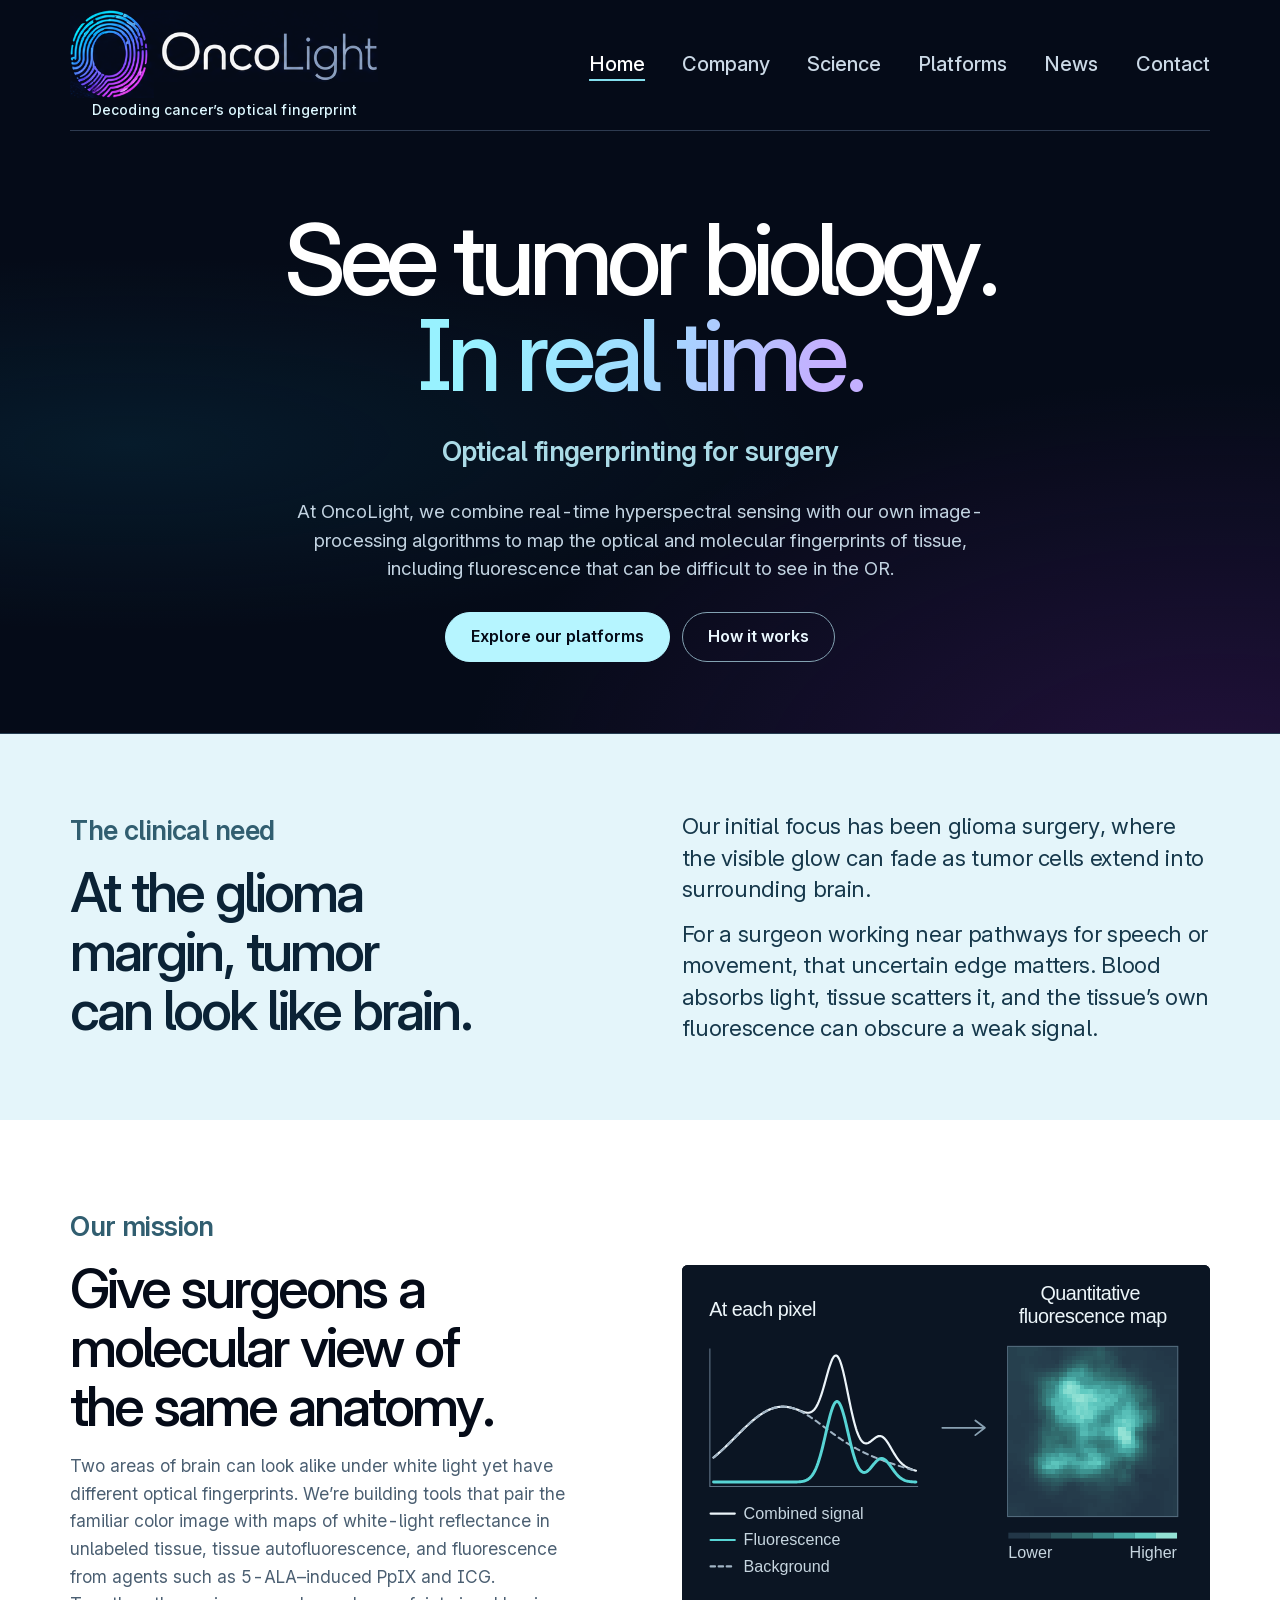
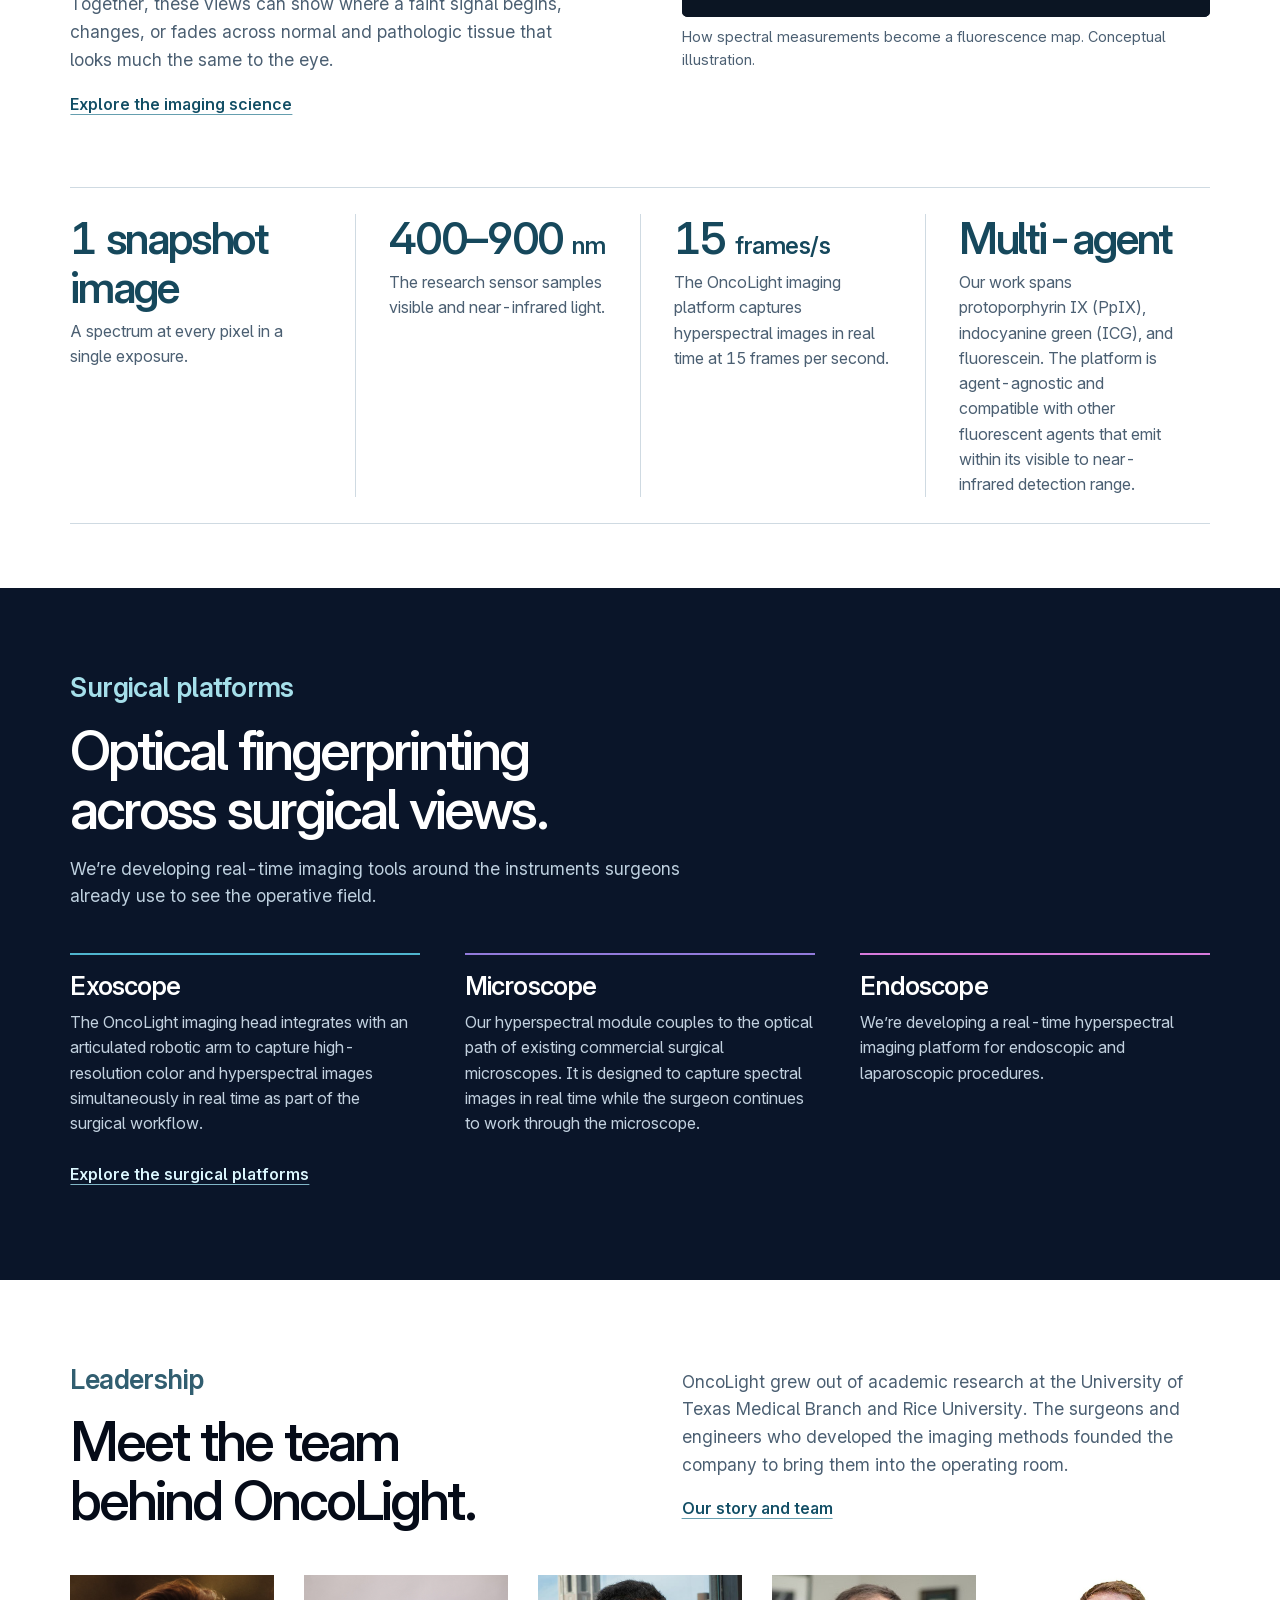
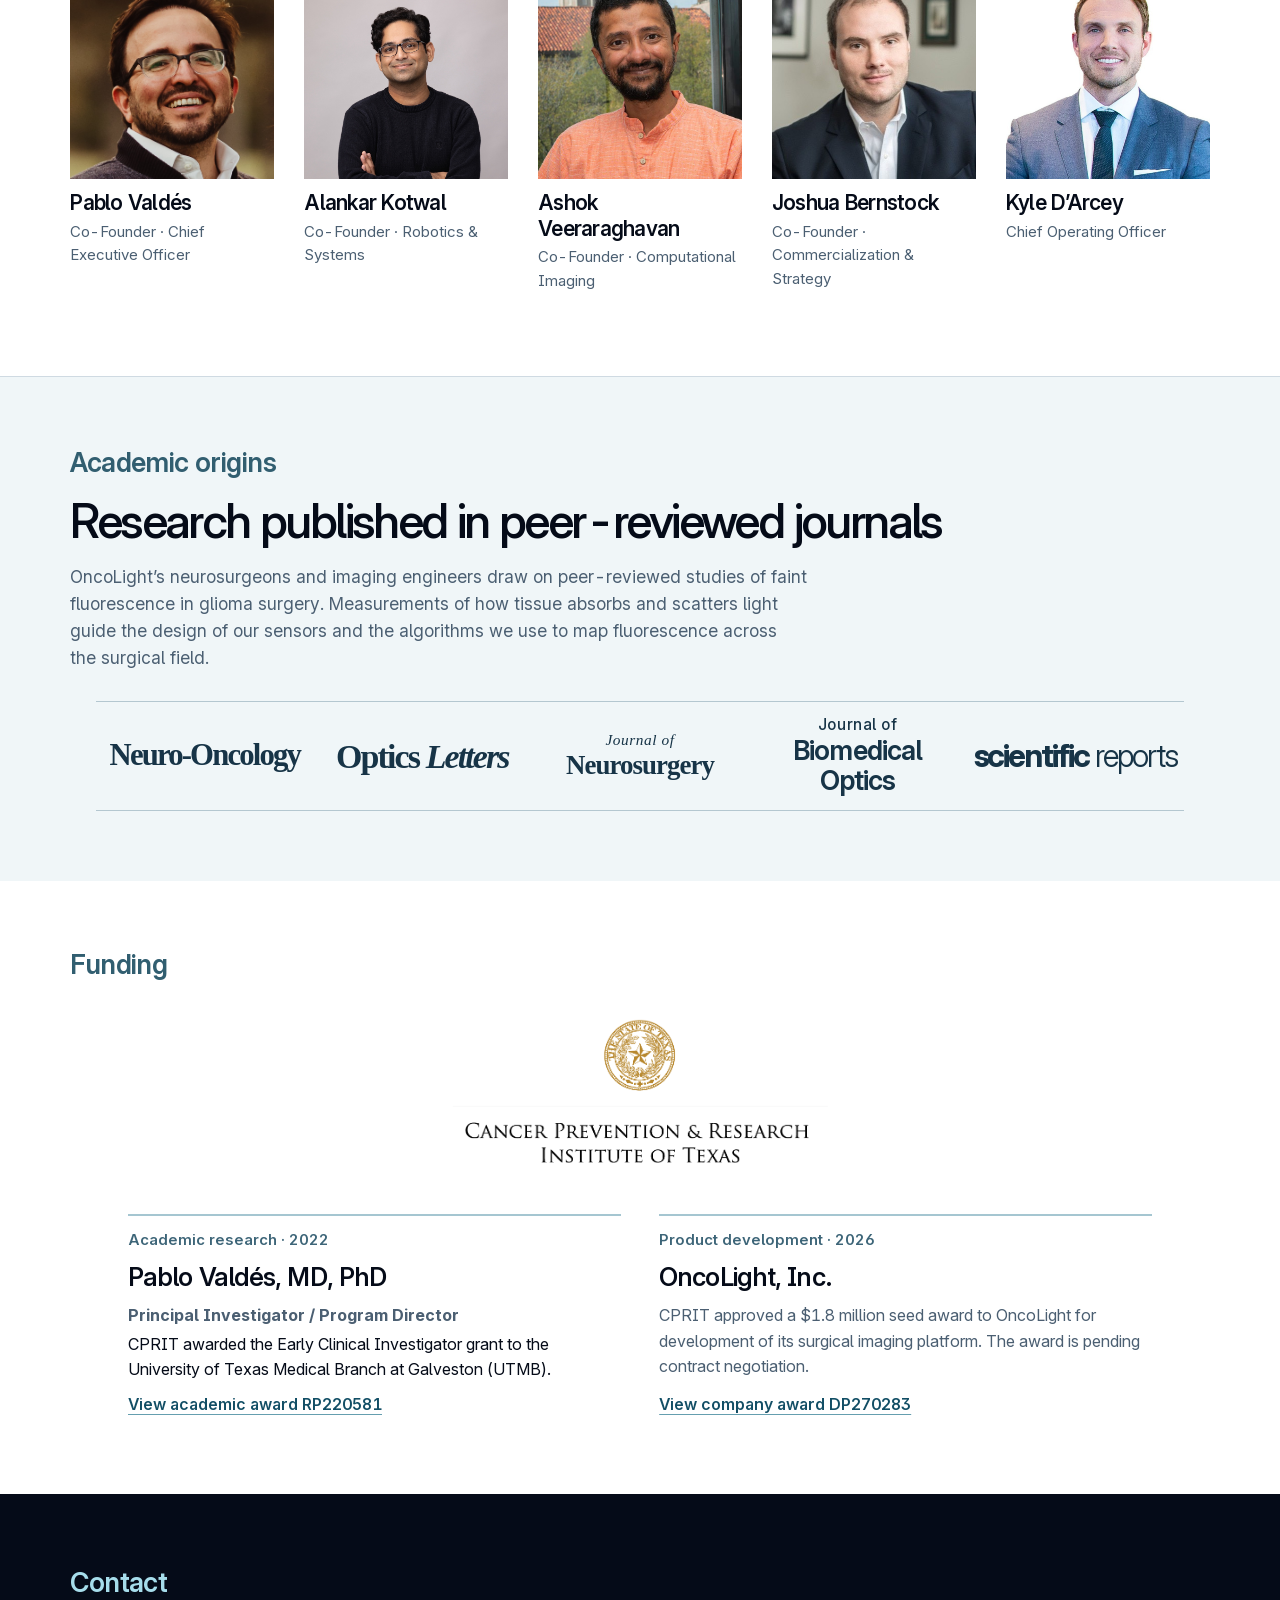
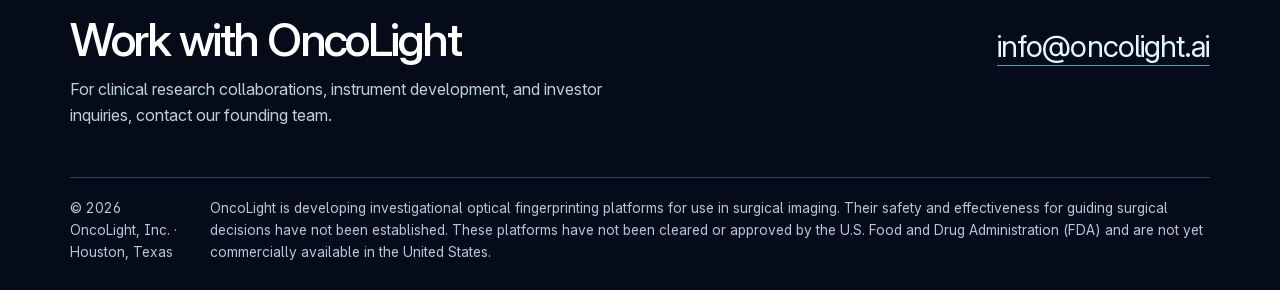
<file: index.html>
<!doctype html>
<html lang="en">
<head>
  <meta charset="utf-8">
  <meta name="viewport" content="width=device-width, initial-scale=1">
  <title>OncoLight | Optical fingerprinting for surgery</title>
  <meta name="description" content="Our optical fingerprinting platforms combine real-time hyperspectral sensing and proprietary software to map molecular and optical signals in tissue.">
  <meta name="theme-color" content="#050b18">
  <meta property="og:title" content="OncoLight | Optical fingerprinting for surgery">
  <meta property="og:description" content="Our optical fingerprinting platforms combine real-time hyperspectral sensing and proprietary software to map molecular and optical signals in tissue.">
  <meta property="og:type" content="website">
  <link rel="icon" href="brand/oncolight-mark-transparent.png">
  <link rel="preload" href="fonts/inter.woff2" as="font" type="font/woff2" crossorigin>
  <link rel="stylesheet" href="site.css">
  
</head>
<body>
<a class="skip" href="#main">Skip to content</a>
<header class="site-head">
  <div class="wrap header-inner">
    <a class="wordmark" href="./" aria-label="OncoLight home. Decoding cancer’s optical fingerprint.">
      <span class="wordmark-art"><img alt="" src="brand/oncolight-logo-dark.png" width="697" height="194"></span>
      <span class="wordmark-tagline">Decoding cancer’s optical fingerprint</span>
    </a>
    <nav id="main-nav" class="main-nav" aria-label="Main navigation">
      <a href="./" aria-current="page">Home</a>
      <a href="company/">Company</a>
      <a href="science/">Science</a>
      <a href="platforms/">Platforms</a>
      <a href="news/">News</a>
      <a href="#contact">Contact</a>
    </nav>
  </div>
</header>
<main id="main" class="home">
  <section class="home-hero" aria-labelledby="hero-title">
    <div class="wrap hero-inner">
      <h1 id="hero-title">See tumor biology.<br><span>In real time.</span></h1>
      <p class="section-label">Optical fingerprinting for surgery</p>
      <p class="hero-intro">At OncoLight, we combine real-time hyperspectral sensing with our own image-processing algorithms to map the optical and molecular fingerprints of tissue, including fluorescence that can be difficult to see in the OR.</p>
      <div class="hero-links"><a class="button primary" href="platforms/">Explore our platforms</a><a class="button secondary" href="science/">How it works</a></div>
    </div>
  </section>

  <section class="clinical" aria-labelledby="clinical-title">
    <div class="wrap clinical-grid">
      <div>
        <p class="section-label">The clinical need</p>
        <h2 id="clinical-title">At the glioma margin, tumor can look like brain.</h2>
      </div>
      <div class="clinical-copy">
        <p>Our initial focus has been glioma surgery, where the visible glow can fade as tumor cells extend into surrounding brain.</p>
        <p>For a surgeon working near pathways for speech or movement, that uncertain edge matters. Blood absorbs light, tissue scatters it, and the tissue’s own fluorescence can obscure a weak signal.</p>
      </div>
    </div>
  </section>

  <section class="mission" aria-labelledby="mission-title">
    <div class="wrap mission-top">
      <div class="mission-copy">
        <p class="section-label">Our mission</p>
        <h2 id="mission-title">Give surgeons a molecular view of the same anatomy.</h2>
        <p>Two areas of brain can look alike under white light yet have different optical fingerprints. We’re building tools that pair the familiar color image with maps of white-light reflectance in unlabeled tissue, tissue autofluorescence, and fluorescence from agents such as 5-ALA–induced PpIX and ICG. Together, these views can show where a faint signal begins, changes, or fades across normal and pathologic tissue that looks much the same to the eye.</p>
        <a class="text-link" href="science/">Explore the imaging science</a>
      </div>
      <figure class="mission-art">
        <img src="figures/signal-map.svg" width="720" height="480" alt="A measured spectrum separates into background and fluorescence. The illustrative quantitative fluorescence map shows regions of lower and higher relative signal." loading="lazy">
        <figcaption>How spectral measurements become a fluorescence map. Conceptual illustration.</figcaption>
      </figure>
    </div>
    <dl class="wrap signal-facts">
      <div><dt>1 snapshot image</dt><dd>A spectrum at every pixel in a single exposure.</dd></div>
      <div><dt>400–900 <span>nm</span></dt><dd>The research sensor samples visible and near-infrared light.</dd></div>
      <div><dt>15 <span>frames/s</span></dt><dd>The OncoLight imaging platform captures hyperspectral images in real time at 15 frames per second.</dd></div>
      <div><dt>Multi-agent</dt><dd>Our work spans protoporphyrin IX (PpIX), indocyanine green (ICG), and fluorescein. The platform is agent-agnostic and compatible with other fluorescent agents that emit within its visible to near-infrared detection range.</dd></div>
    </dl>
  </section>

  <section class="surgical" aria-labelledby="surgery-title">
    <div class="wrap">
      <div class="surgical-heading">
        <p class="section-label">Surgical platforms</p>
        <h2 id="surgery-title">Optical fingerprinting across surgical views.</h2>
        <p>We’re developing real-time imaging tools around the instruments surgeons already use to see the operative field.</p>
      </div>
      <div class="surgical-grid">
        <article><h3>Exoscope</h3><p>The OncoLight imaging head integrates with an articulated robotic arm to capture high-resolution color and hyperspectral images simultaneously in real time as part of the surgical workflow.</p></article>
        <article><h3>Microscope</h3><p>Our hyperspectral module couples to the optical path of existing commercial surgical microscopes. It is designed to capture spectral images in real time while the surgeon continues to work through the microscope.</p></article>
        <article><h3>Endoscope</h3><p>We’re developing a real-time hyperspectral imaging platform for endoscopic and laparoscopic procedures.</p></article>
      </div>
      <a class="text-link" href="platforms/">Explore the surgical platforms</a>
    </div>
  </section>

  <section class="team-preview" aria-labelledby="home-team-title">
    <div class="wrap">
      <div class="team-head">
        <div><p class="section-label">Leadership</p><h2 id="home-team-title">Meet the team behind OncoLight.</h2></div>
        <div><p>OncoLight grew out of academic research at the University of Texas Medical Branch and Rice University. The surgeons and engineers who developed the imaging methods founded the company to bring them into the operating room.</p><a class="text-link" href="company/">Our story and team</a></div>
      </div>
      <div class="home-portraits">
        <figure><img class="portrait-pablo" src="media/pablo-valdes-profile.jpg" width="911" height="1195" alt="Pablo Valdés" loading="lazy"><figcaption><strong>Pablo Valdés</strong><span>Co-Founder · Chief Executive Officer</span></figcaption></figure>
        <figure><img src="media/alankar-kotwal-profile.jpg" width="1536" height="1462" alt="Alankar Kotwal" loading="lazy"><figcaption><strong>Alankar Kotwal</strong><span>Co-Founder · Robotics &amp; Systems</span></figcaption></figure>
        <figure><img src="media/ashok-veeraraghavan.jpg" width="600" height="600" alt="Ashok Veeraraghavan" loading="lazy"><figcaption><strong>Ashok Veeraraghavan</strong><span>Co-Founder · Computational Imaging</span></figcaption></figure>
        <figure><img src="media/joshua-bernstock.jpg" width="400" height="400" alt="Joshua Bernstock" loading="lazy"><figcaption><strong>Joshua Bernstock</strong><span>Co-Founder · Commercialization &amp; Strategy</span></figcaption></figure>
        <figure><img src="media/kyle-darcey.jpg" width="800" height="800" alt="Kyle D’Arcey" loading="lazy"><figcaption><strong>Kyle D’Arcey</strong><span>Chief Operating Officer</span></figcaption></figure>
      </div>
    </div>
  </section>
  <section class="academic-strip" aria-labelledby="academic-title">
    <div class="wrap">
      <p class="section-label">Academic origins</p>
      <h2 id="academic-title">Research published in peer-reviewed journals</h2>
      <p class="academic-lede">OncoLight’s neurosurgeons and imaging engineers draw on peer-reviewed studies of faint fluorescence in glioma surgery. Measurements of how tissue absorbs and scatters light guide the design of our sensors and the algorithms we use to map fluorescence across the surgical field.</p>
      <ul class="journal-strip" aria-label="Selected peer-reviewed studies behind OncoLight’s optical fingerprinting platforms">
        <li><a href="https://pubmed.ncbi.nlm.nih.gov/42969398/" class="journal-no" aria-label="Neuro-Oncology, fluorescence and diffuse reflectance spectroscopy in glioma surgery, 2026">Neuro-Oncology</a></li>
        <li><a href="https://pubmed.ncbi.nlm.nih.gov/23903142/" class="journal-ol" aria-label="Optics Letters, wide-field quantitative fluorescence imaging, 2013">Optics <em>Letters</em></a></li>
        <li><a href="https://pubmed.ncbi.nlm.nih.gov/26140489/" class="journal-jns" aria-label="Journal of Neurosurgery, quantitative PpIX fluorescence in low-grade glioma surgery, 2015"><span>Journal of</span> Neurosurgery</a></li>
        <li><a href="https://pubmed.ncbi.nlm.nih.gov/22112112/" class="journal-jbo" aria-label="Journal of Biomedical Optics, combined fluorescence and reflectance spectroscopy, 2011"><span>Journal of</span> Biomedical Optics</a></li>
        <li><a href="https://pubmed.ncbi.nlm.nih.gov/23152935/" class="journal-sr" aria-label="Scientific Reports, quantitative spectrally resolved fluorescence imaging, 2012"><span>scientific</span> reports</a></li>
      </ul>
    </div>
  </section>
  <section class="support-strip" aria-labelledby="funding-title">
    <div class="wrap support-layout">
      <div class="support-identity">
        <h2 id="funding-title" class="section-label">Funding</h2>
        <div class="support-mark"><img src="brand/cprit.png" width="919" height="469" alt="Cancer Prevention and Research Institute of Texas (CPRIT)" loading="lazy"></div>
      </div>
      <div class="support-awards">
        <article><p class="award-label">Academic research · 2022</p><h3>Pablo Valdés, MD, PhD</h3>
          <p><strong>Principal Investigator / Program Director</strong></p>
          <p>CPRIT awarded the Early Clinical Investigator grant to the University of Texas Medical Branch at Galveston (UTMB).</p>
          <a class="text-link" href="https://cprit.texas.gov/grants-funded/grants/rp220581">View academic award RP220581</a></article>
        <article><p class="award-label">Product development · 2026</p><h3>OncoLight, Inc.</h3>
          <p>CPRIT approved a $1.8 million seed award to OncoLight for development of its surgical imaging platform. The award is pending contract negotiation.</p>
          <a class="text-link" href="https://cprit.texas.gov/grants-funded/grants/dp270283">View company award DP270283</a></article>
      </div>
    </div>
  </section>
</main>

<footer class="site-foot" id="contact">
  <div class="wrap">
    <div class="footer-contact"><div><p class="section-label">Contact</p><h2>Work with OncoLight</h2>
      <p>For clinical research collaborations, instrument development, and investor inquiries, contact our founding team.</p></div>
      <a href="mailto:info@oncolight.ai">info@oncolight.ai</a></div>
    <div class="footer-base"><p>© 2026 OncoLight, Inc. · Houston, Texas</p><p>OncoLight is developing investigational optical fingerprinting platforms for use in surgical imaging. Their safety and effectiveness for guiding surgical decisions have not been established. These platforms have not been cleared or approved by the U.S. Food and Drug Administration (FDA) and are not yet commercially available in the United States.</p></div>
  </div>
</footer>
</body>
</html>
</file>
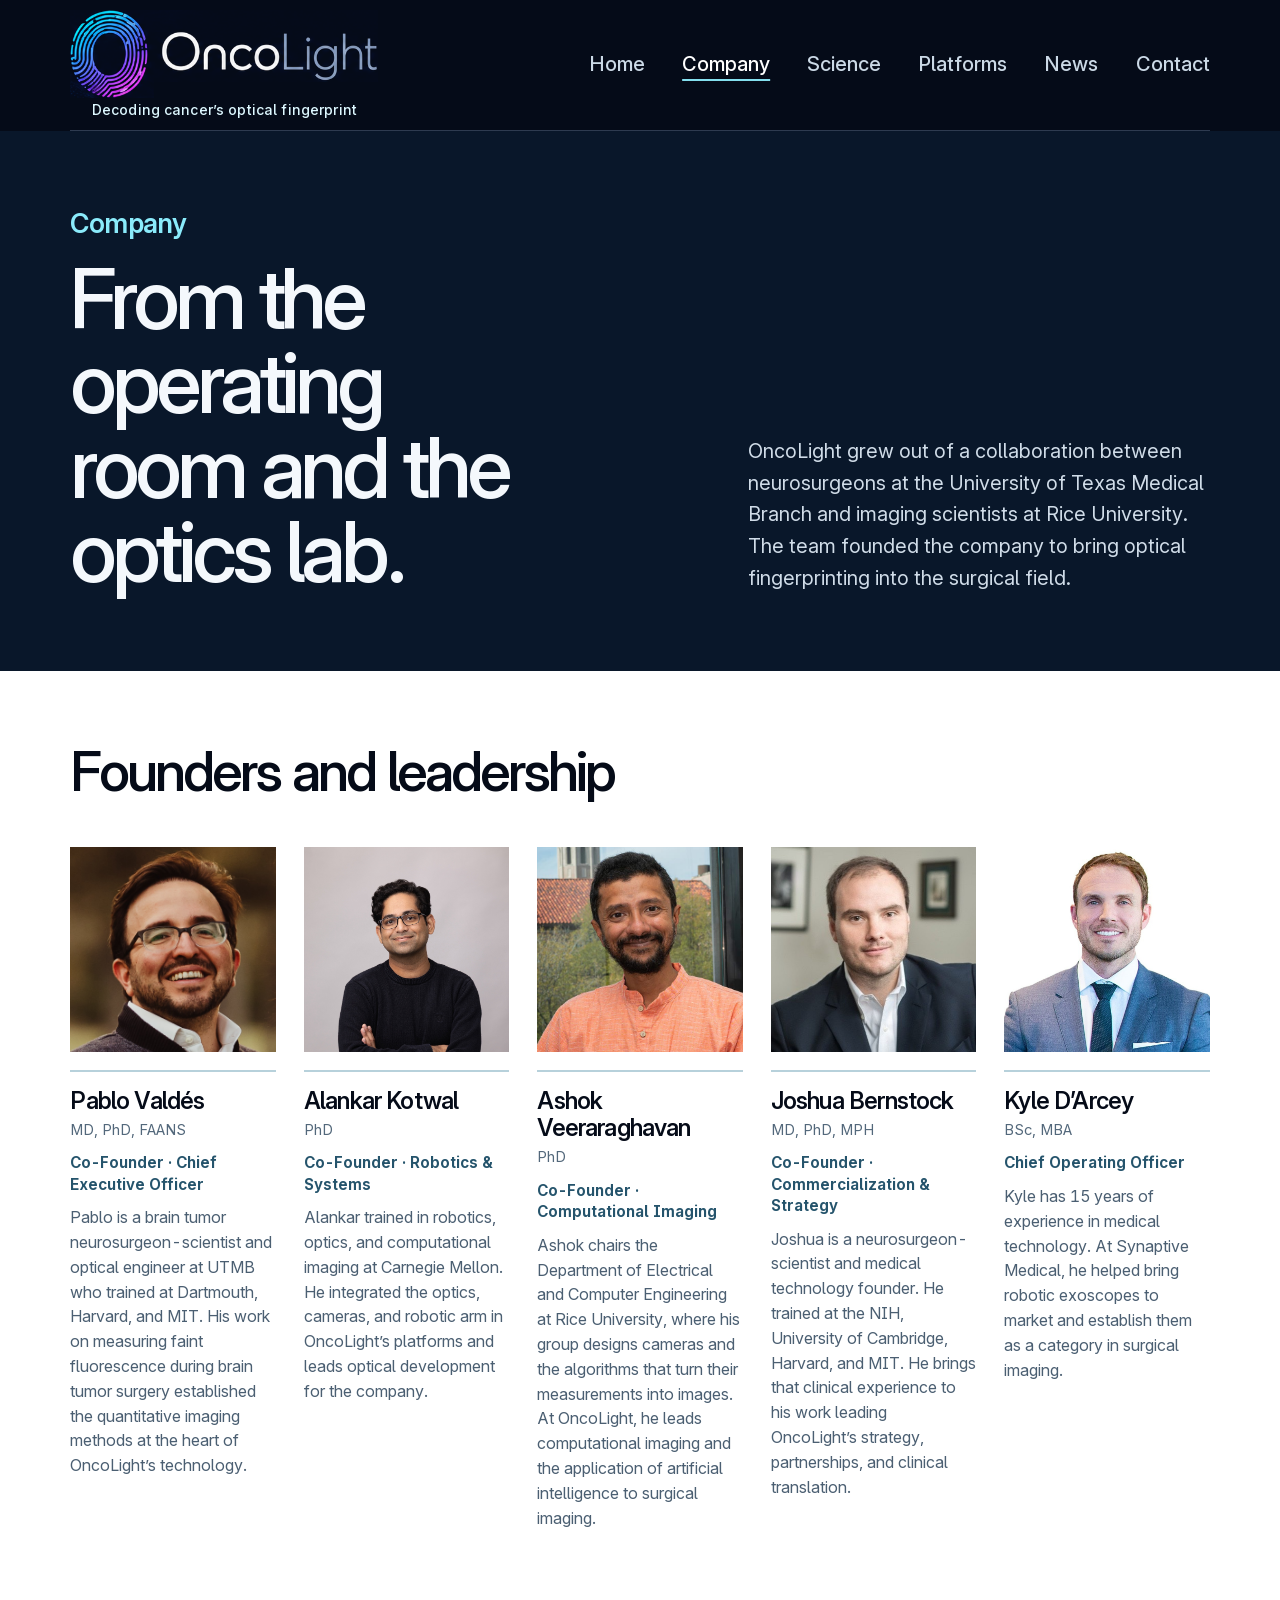
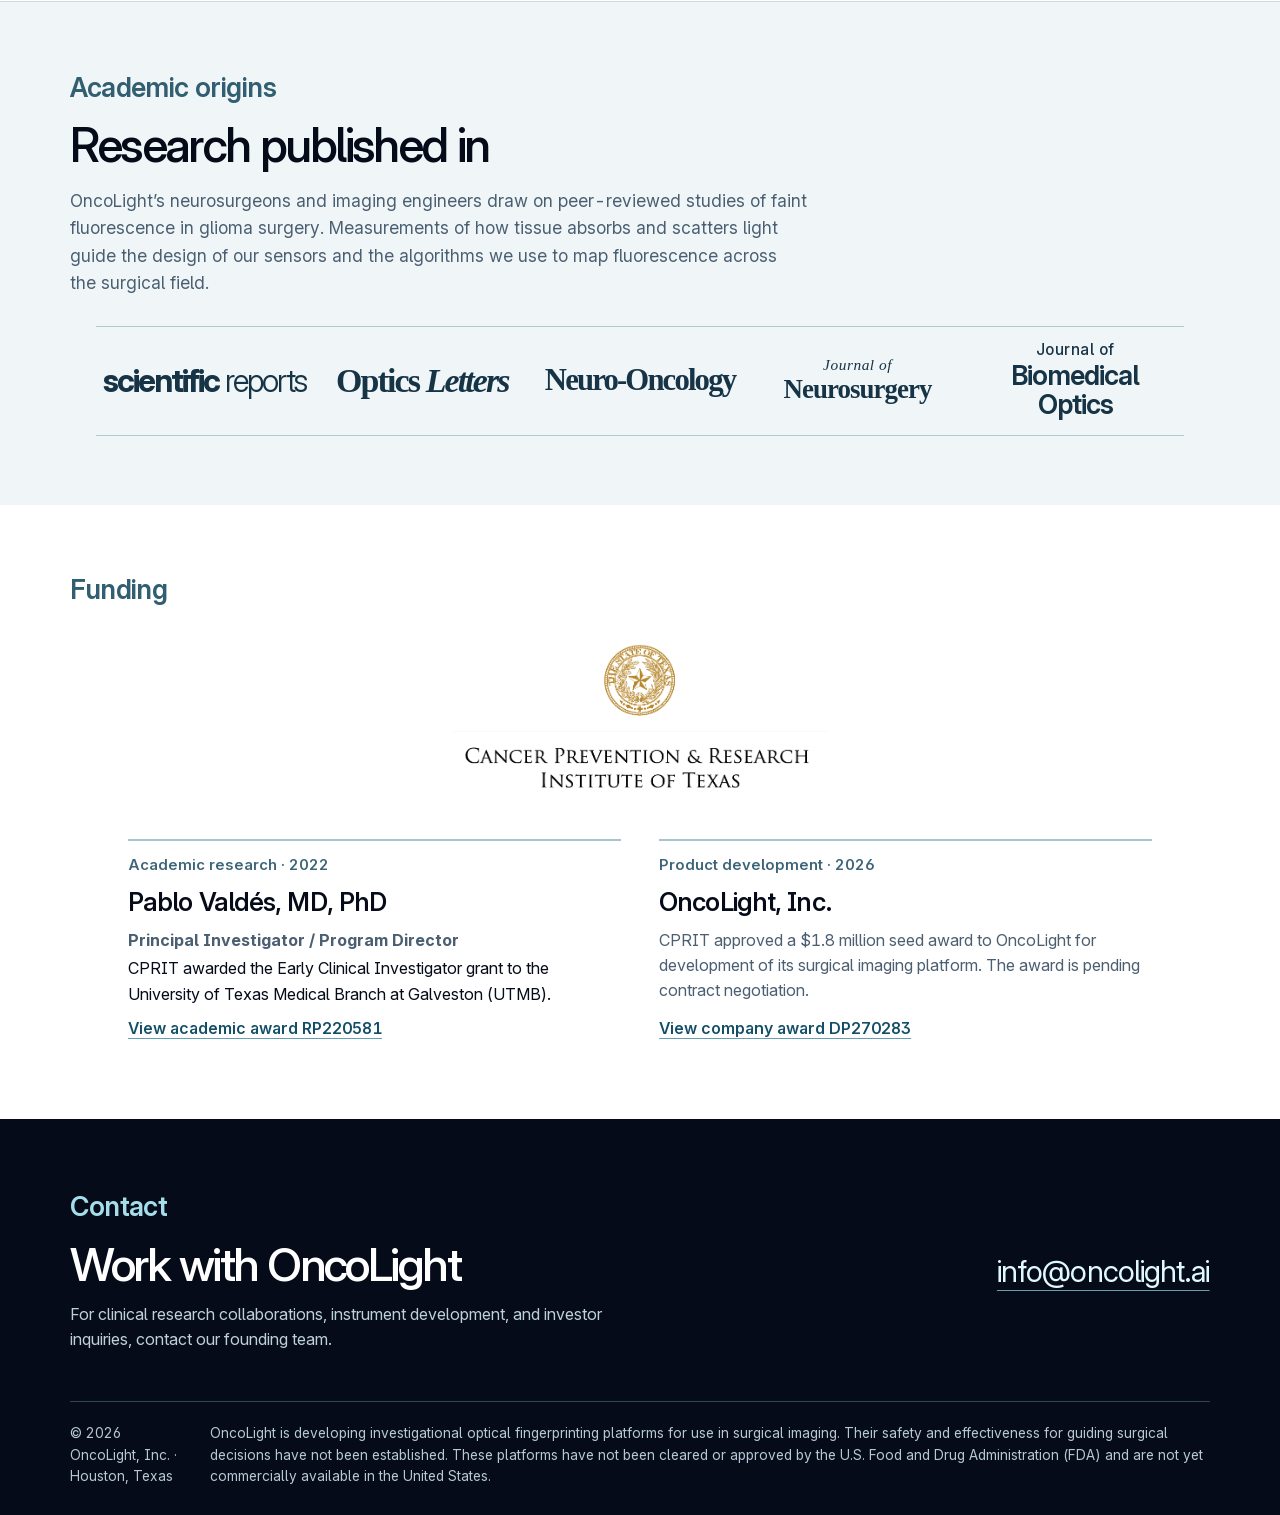
<file: company/index.html>
<!doctype html>
<html lang="en">
<head>
  <meta charset="utf-8">
  <meta name="viewport" content="width=device-width, initial-scale=1">
  <title>OncoLight | Our company and leadership</title>
  <meta name="description" content="Meet the team behind OncoLight and explore the academic research that led to the company.">
  <meta name="theme-color" content="#050b18">
  <meta property="og:title" content="OncoLight | Our company and leadership">
  <meta property="og:description" content="Meet the team behind OncoLight and explore the academic research that led to the company.">
  <meta property="og:type" content="website">
  <link rel="icon" href="../brand/oncolight-mark-transparent.png">
  <link rel="preload" href="../fonts/inter.woff2" as="font" type="font/woff2" crossorigin>
  <link rel="stylesheet" href="../site.css">
  <link rel="stylesheet" href="../company.css">
</head>
<body>
<a class="skip" href="#main">Skip to content</a>
<header class="site-head">
  <div class="wrap header-inner">
    <a class="wordmark" href="../" aria-label="OncoLight home. Decoding cancer’s optical fingerprint.">
      <span class="wordmark-art"><img alt="" src="../brand/oncolight-logo-dark.png" width="697" height="194"></span>
      <span class="wordmark-tagline">Decoding cancer’s optical fingerprint</span>
    </a>
    <nav id="main-nav" class="main-nav" aria-label="Main navigation">
      <a href="../">Home</a>
      <a href="./" aria-current="page">Company</a>
      <a href="../science/">Science</a>
      <a href="../platforms/">Platforms</a>
      <a href="../news/">News</a>
      <a href="#contact">Contact</a>
    </nav>
  </div>
</header>
<main id="main" class="company-page">
  <section class="company-lead" aria-labelledby="company-title">
    <div class="wrap company-lead-grid">
      <div>
        <p class="section-label">Company</p>
        <h1 id="company-title">From the operating room and the optics lab.</h1>
      </div>
      <p class="company-intro">OncoLight grew out of a collaboration between neurosurgeons at the University of Texas Medical Branch and imaging scientists at Rice University. The team founded the company to bring optical fingerprinting into the surgical field.</p>
    </div>
  </section>

  <section class="company-founders" id="founders" aria-labelledby="founders-title">
    <div class="wrap">
      <h2 id="founders-title">Founders and leadership</h2>
      <div class="company-portraits">
        <article class="company-person">
          <img src="../media/pablo-valdes-profile.jpg" alt="Pablo Valdés" width="911" height="1195" class="company-photo company-photo-valdes" decoding="async">
          <div class="company-identity">
            <h3>Pablo Valdés</h3>
            <p class="company-degrees">MD, PhD, FAANS</p>
            <p class="company-role">Co-Founder · Chief Executive Officer</p>
          </div>
          <p class="company-bio">Pablo is a brain tumor neurosurgeon-scientist and optical engineer at UTMB who trained at Dartmouth, Harvard, and MIT. His work on measuring faint fluorescence during brain tumor surgery established the quantitative imaging methods at the heart of OncoLight’s technology.</p>
        </article>
        <article class="company-person">
          <img src="../media/alankar-kotwal-profile.jpg" alt="Alankar Kotwal" width="1536" height="1462" class="company-photo" decoding="async">
          <div class="company-identity">
            <h3>Alankar Kotwal</h3>
            <p class="company-degrees">PhD</p>
            <p class="company-role">Co-Founder · Robotics &amp; Systems</p>
          </div>
          <p class="company-bio">Alankar trained in robotics, optics, and computational imaging at Carnegie Mellon. He integrated the optics, cameras, and robotic arm in OncoLight’s platforms and leads optical development for the company.</p>
        </article>
        <article class="company-person">
          <img src="../media/ashok-veeraraghavan.jpg" alt="Ashok Veeraraghavan" width="600" height="600" class="company-photo" decoding="async">
          <div class="company-identity">
            <h3>Ashok Veeraraghavan</h3>
            <p class="company-degrees">PhD</p>
            <p class="company-role">Co-Founder · Computational Imaging</p>
          </div>
          <p class="company-bio">Ashok chairs the Department of Electrical and Computer Engineering at Rice University, where his group designs cameras and the algorithms that turn their measurements into images. At OncoLight, he leads computational imaging and the application of artificial intelligence to surgical imaging.</p>
        </article>
        <article class="company-person">
          <img src="../media/joshua-bernstock.jpg" alt="Joshua Bernstock" width="400" height="400" class="company-photo" decoding="async">
          <div class="company-identity">
            <h3>Joshua Bernstock</h3>
            <p class="company-degrees">MD, PhD, MPH</p>
            <p class="company-role">Co-Founder · Commercialization &amp; Strategy</p>
          </div>
          <p class="company-bio">Joshua is a neurosurgeon-scientist and medical technology founder. He trained at the NIH, University of Cambridge, Harvard, and MIT. He brings that clinical experience to his work leading OncoLight’s strategy, partnerships, and clinical translation.</p>
        </article>
        <article class="company-person" id="kyle-darcey">
          <img src="../media/kyle-darcey.jpg" alt="Kyle D’Arcey" width="800" height="800" class="company-photo" decoding="async">
          <div class="company-identity">
            <h3>Kyle D’Arcey</h3>
            <p class="company-degrees">BSc, MBA</p>
            <p class="company-role">Chief Operating Officer</p>
          </div>
          <p class="company-bio">Kyle has 15 years of experience in medical technology. At Synaptive Medical, he helped bring robotic exoscopes to market and establish them as a category in surgical imaging.</p>
        </article>
      </div>
    </div>
  </section>

  <section class="academic-strip" aria-labelledby="academic-title">
    <div class="wrap">
      <p class="section-label">Academic origins</p>
      <h2 id="academic-title">Research published in</h2>
      <p class="academic-lede">OncoLight’s neurosurgeons and imaging engineers draw on peer-reviewed studies of faint fluorescence in glioma surgery. Measurements of how tissue absorbs and scatters light guide the design of our sensors and the algorithms we use to map fluorescence across the surgical field.</p>
      <ul class="journal-strip" aria-label="Selected peer-reviewed studies behind OncoLight’s optical fingerprinting platforms">
        <li><a href="https://pubmed.ncbi.nlm.nih.gov/23152935/" class="journal-sr" aria-label="Scientific Reports, quantitative spectrally resolved fluorescence imaging, 2012"><span>scientific</span> reports</a></li>
        <li><a href="https://pubmed.ncbi.nlm.nih.gov/23903142/" class="journal-ol" aria-label="Optics Letters, wide-field quantitative fluorescence imaging, 2013">Optics <em>Letters</em></a></li>
        <li><a href="https://pubmed.ncbi.nlm.nih.gov/42969398/" class="journal-no" aria-label="Neuro-Oncology, fluorescence and diffuse reflectance spectroscopy in glioma surgery, 2026">Neuro-Oncology</a></li>
        <li><a href="https://pubmed.ncbi.nlm.nih.gov/26140489/" class="journal-jns" aria-label="Journal of Neurosurgery, quantitative PpIX fluorescence in low-grade glioma surgery, 2015"><span>Journal of</span> Neurosurgery</a></li>
        <li><a href="https://pubmed.ncbi.nlm.nih.gov/22112112/" class="journal-jbo" aria-label="Journal of Biomedical Optics, combined fluorescence and reflectance spectroscopy, 2011"><span>Journal of</span> Biomedical Optics</a></li>
      </ul>
    </div>
  </section>
  <section class="support-strip" aria-labelledby="funding-title">
    <div class="wrap support-layout">
      <div class="support-identity">
        <h2 id="funding-title" class="section-label">Funding</h2>
        <div class="support-mark"><img src="../brand/cprit.png" width="919" height="469" alt="Cancer Prevention and Research Institute of Texas (CPRIT)" loading="lazy"></div>
      </div>
      <div class="support-awards">
        <article><p class="award-label">Academic research · 2022</p><h3>Pablo Valdés, MD, PhD</h3>
          <p><strong>Principal Investigator / Program Director</strong></p>
          <p>CPRIT awarded the Early Clinical Investigator grant to the University of Texas Medical Branch at Galveston (UTMB).</p>
          <a class="text-link" href="https://cprit.texas.gov/grants-funded/grants/rp220581">View academic award RP220581</a></article>
        <article><p class="award-label">Product development · 2026</p><h3>OncoLight, Inc.</h3>
          <p>CPRIT approved a $1.8 million seed award to OncoLight for development of its surgical imaging platform. The award is pending contract negotiation.</p>
          <a class="text-link" href="https://cprit.texas.gov/grants-funded/grants/dp270283">View company award DP270283</a></article>
      </div>
    </div>
  </section>
</main>

<footer class="site-foot" id="contact">
  <div class="wrap">
    <div class="footer-contact"><div><p class="section-label">Contact</p><h2>Work with OncoLight</h2>
      <p>For clinical research collaborations, instrument development, and investor inquiries, contact our founding team.</p></div>
      <a href="mailto:info@oncolight.ai">info@oncolight.ai</a></div>
    <div class="footer-base"><p>© 2026 OncoLight, Inc. · Houston, Texas</p><p>OncoLight is developing investigational optical fingerprinting platforms for use in surgical imaging. Their safety and effectiveness for guiding surgical decisions have not been established. These platforms have not been cleared or approved by the U.S. Food and Drug Administration (FDA) and are not yet commercially available in the United States.</p></div>
  </div>
</footer>
</body>
</html>
</file>
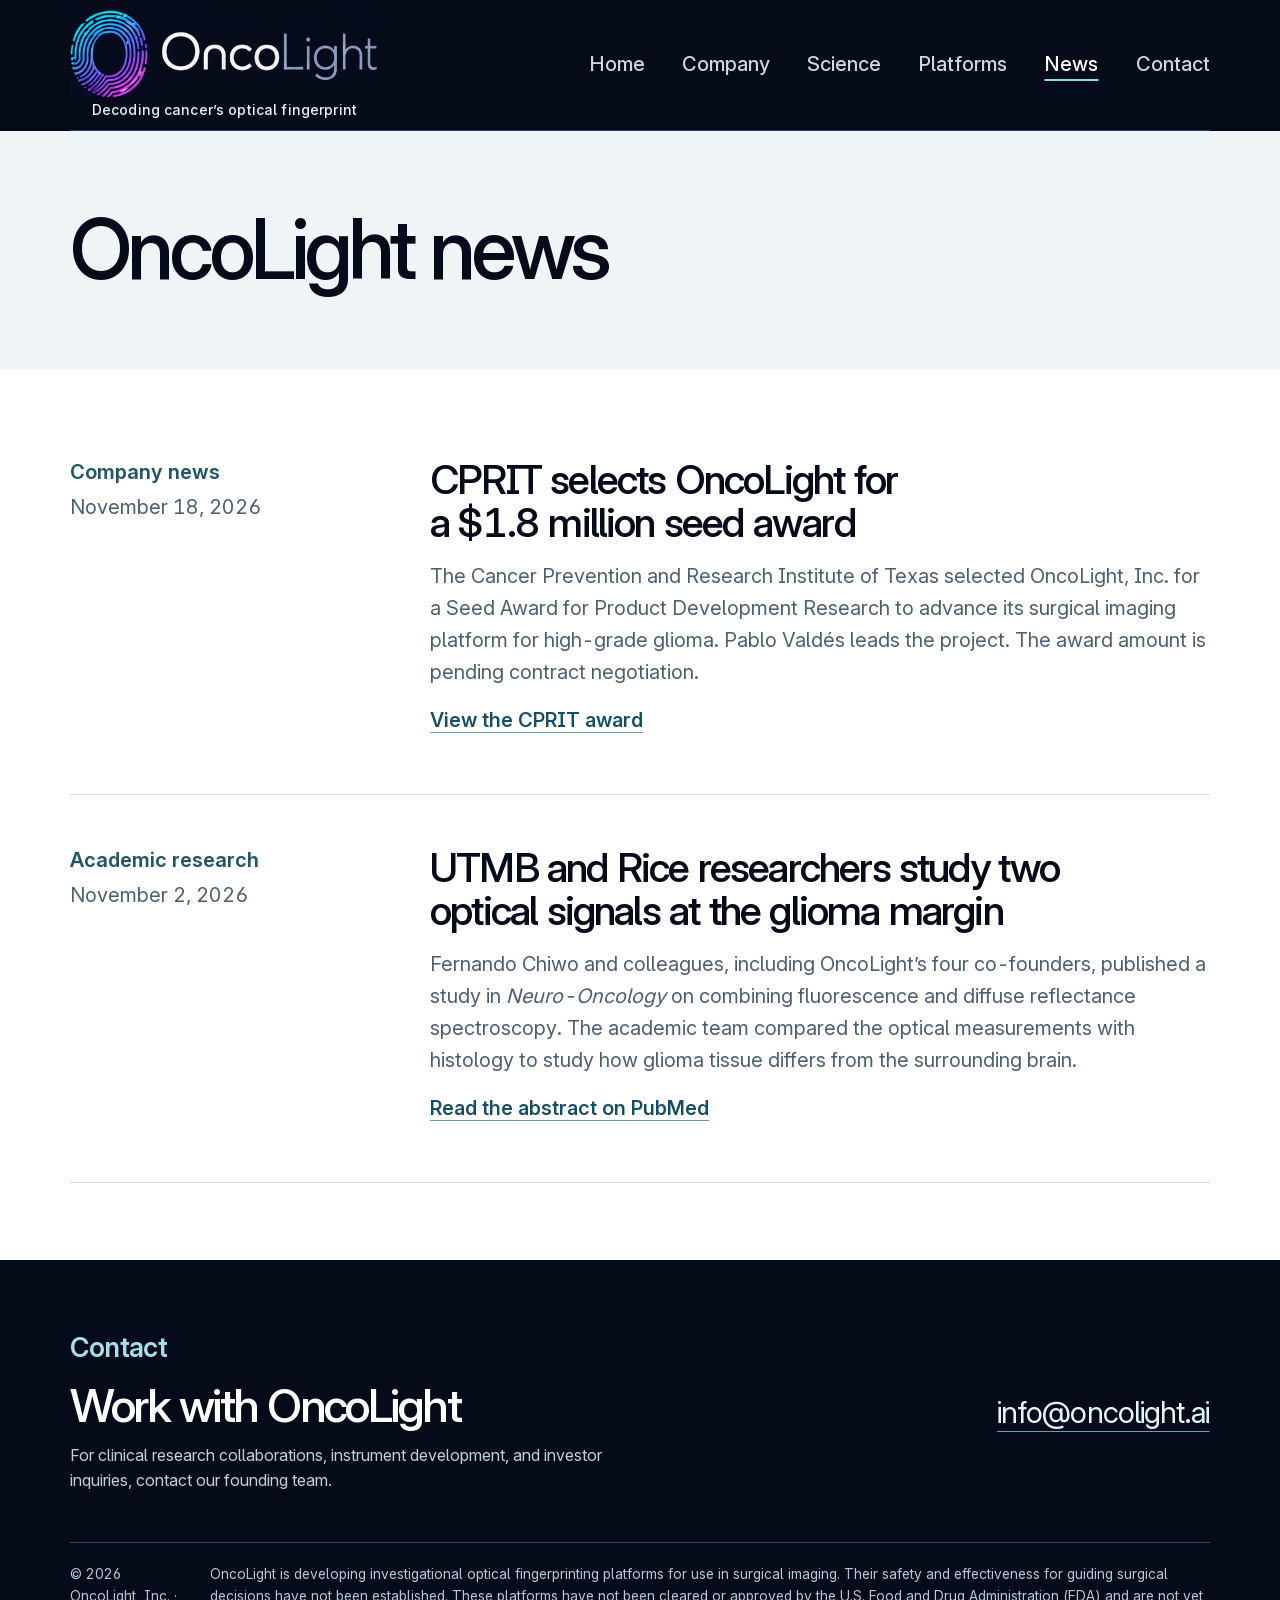
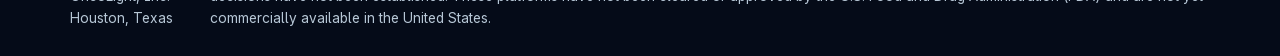
<file: news/index.html>
<!doctype html>
<html lang="en">
<head>
  <meta charset="utf-8">
  <meta name="viewport" content="width=device-width, initial-scale=1">
  <title>OncoLight | News</title>
  <meta name="description" content="Company announcements and academic research updates from the OncoLight founding team.">
  <meta name="theme-color" content="#050b18">
  <meta property="og:title" content="OncoLight | News">
  <meta property="og:description" content="Company announcements and academic research updates from the OncoLight founding team.">
  <meta property="og:type" content="website">
  <link rel="icon" href="../brand/oncolight-mark-transparent.png">
  <link rel="preload" href="../fonts/inter.woff2" as="font" type="font/woff2" crossorigin>
  <link rel="stylesheet" href="../site.css">
  <link rel="stylesheet" href="../news.css">
</head>
<body>
<a class="skip" href="#main">Skip to content</a>
<header class="site-head">
  <div class="wrap header-inner">
    <a class="wordmark" href="../" aria-label="OncoLight home. Decoding cancer’s optical fingerprint.">
      <span class="wordmark-art"><img alt="" src="../brand/oncolight-logo-dark.png" width="697" height="194"></span>
      <span class="wordmark-tagline">Decoding cancer’s optical fingerprint</span>
    </a>
    <nav id="main-nav" class="main-nav" aria-label="Main navigation">
      <a href="../">Home</a>
      <a href="../company/">Company</a>
      <a href="../science/">Science</a>
      <a href="../platforms/">Platforms</a>
      <a href="./" aria-current="page">News</a>
      <a href="#contact">Contact</a>
    </nav>
  </div>
</header>
<main class="nw-page" id="main">
  <header class="nw-hero">
    <div class="wrap"><h1>OncoLight news</h1></div>
  </header>
  <div class="wrap nw-feed">
    <article class="nw-story" aria-labelledby="nw-award">
      <header class="nw-meta"><p>Company news</p><time datetime="2026-11-18">November 18, 2026</time></header>
      <div class="nw-copy">
        <h2 id="nw-award">CPRIT selects OncoLight for a $1.8 million seed award</h2>
        <p>The Cancer Prevention and Research Institute of Texas selected OncoLight, Inc. for a Seed Award for Product Development Research to advance its surgical imaging platform for high-grade glioma. Pablo Valdés leads the project. The award amount is pending contract negotiation.</p>
        <a class="text-link" href="https://cprit.texas.gov/grants-funded/grants/dp270283">View the CPRIT award</a>
      </div>
    </article>
    <article class="nw-story" aria-labelledby="nw-paper">
      <header class="nw-meta"><p>Academic research</p><time datetime="2026-11-02">November 2, 2026</time></header>
      <div class="nw-copy">
        <h2 id="nw-paper">UTMB and Rice researchers study two optical signals at the glioma margin</h2>
        <p>Fernando Chiwo and colleagues, including OncoLight’s four co-founders, published a study in <cite>Neuro-Oncology</cite> on combining fluorescence and diffuse reflectance spectroscopy. The academic team compared the optical measurements with histology to study how glioma tissue differs from the surrounding brain.</p>
        <a class="text-link" href="https://pubmed.ncbi.nlm.nih.gov/42969398/">Read the abstract on PubMed</a>
      </div>
    </article>
  </div>
</main>

<footer class="site-foot" id="contact">
  <div class="wrap">
    <div class="footer-contact"><div><p class="section-label">Contact</p><h2>Work with OncoLight</h2>
      <p>For clinical research collaborations, instrument development, and investor inquiries, contact our founding team.</p></div>
      <a href="mailto:info@oncolight.ai">info@oncolight.ai</a></div>
    <div class="footer-base"><p>© 2026 OncoLight, Inc. · Houston, Texas</p><p>OncoLight is developing investigational optical fingerprinting platforms for use in surgical imaging. Their safety and effectiveness for guiding surgical decisions have not been established. These platforms have not been cleared or approved by the U.S. Food and Drug Administration (FDA) and are not yet commercially available in the United States.</p></div>
  </div>
</footer>
</body>
</html>
</file>
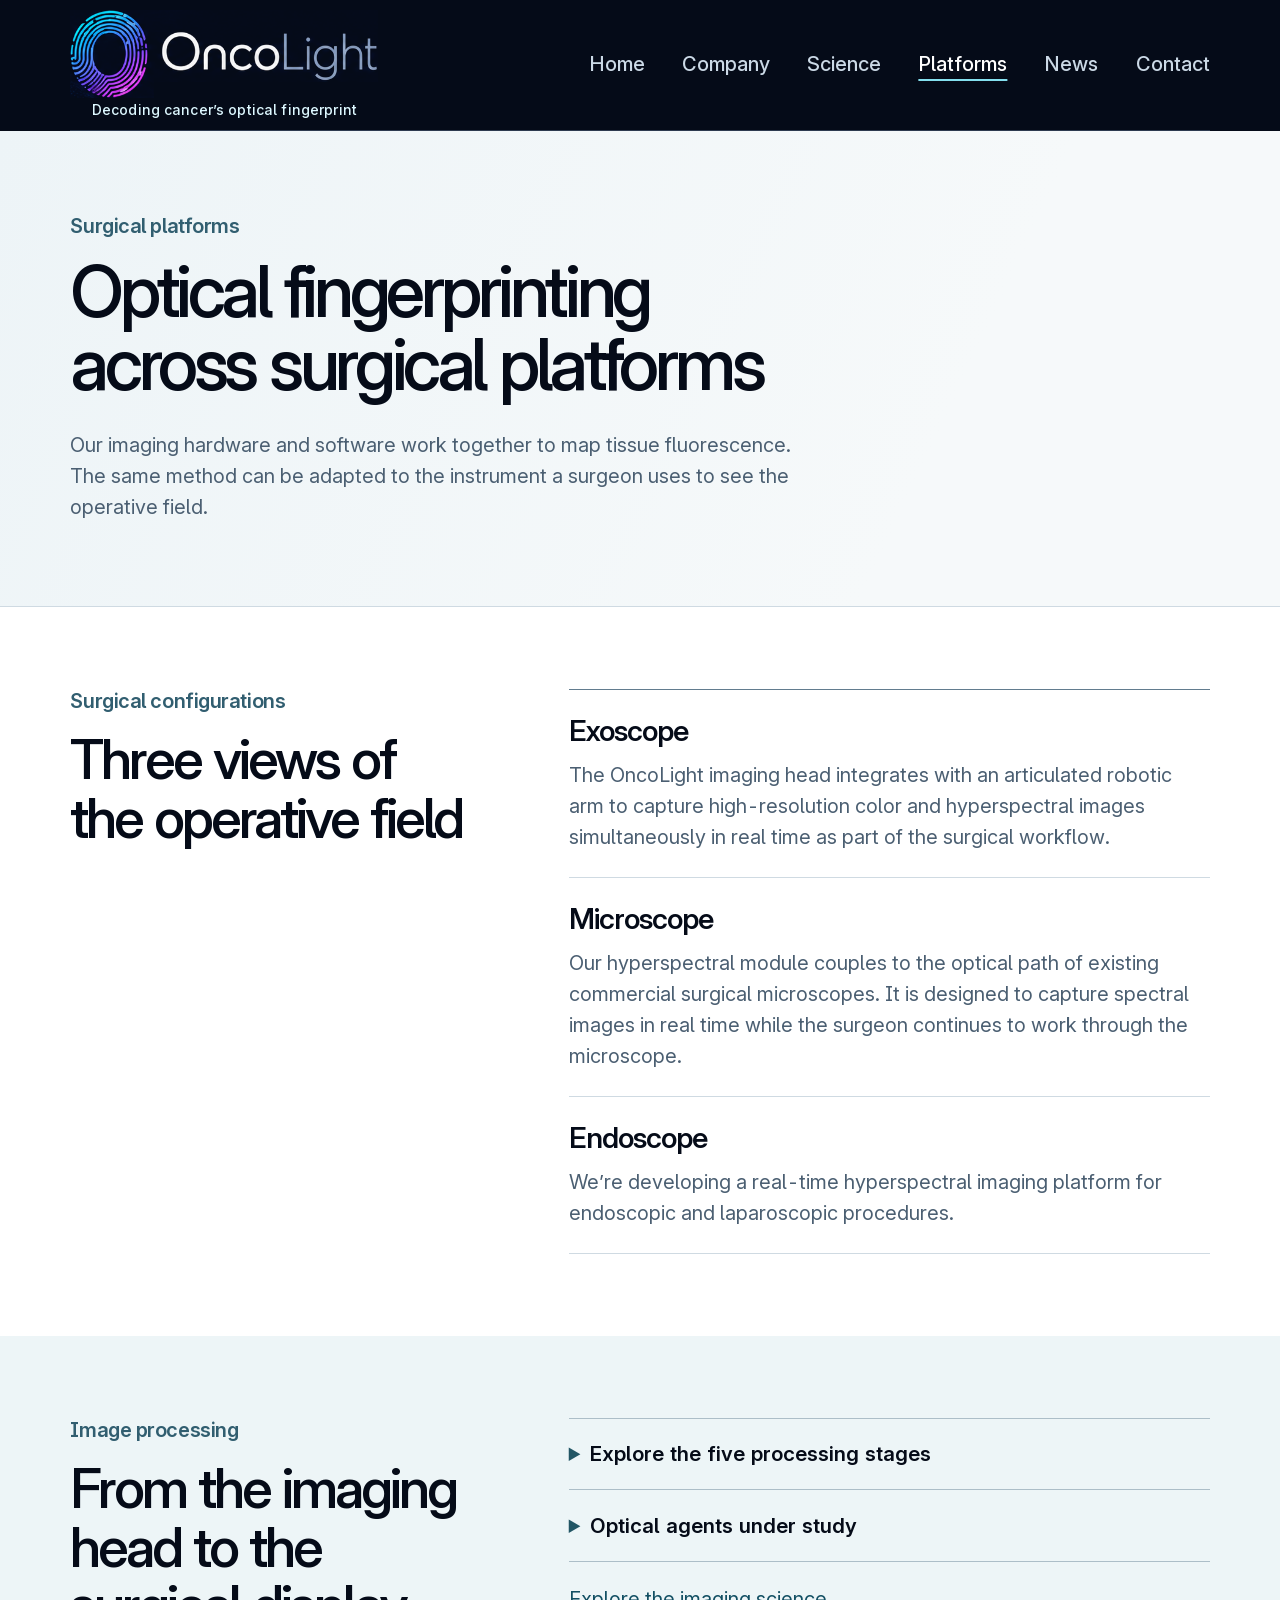
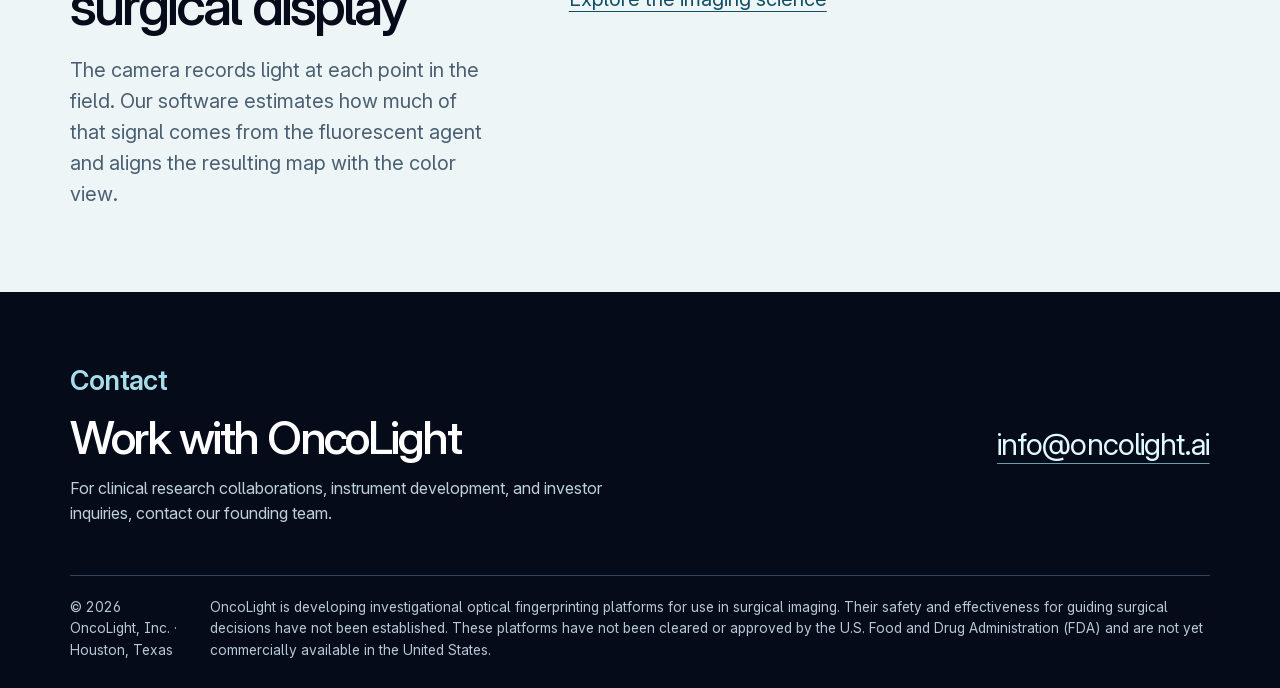
<file: platforms/index.html>
<!doctype html>
<html lang="en">
<head>
  <meta charset="utf-8">
  <meta name="viewport" content="width=device-width, initial-scale=1">
  <title>OncoLight | Surgical platforms</title>
  <meta name="description" content="Explore OncoLight’s exoscope, microscope module, and endoscope-based hyperspectral imaging platform.">
  <meta name="theme-color" content="#050b18">
  <meta property="og:title" content="OncoLight | Surgical platforms">
  <meta property="og:description" content="Explore OncoLight’s exoscope, microscope module, and endoscope-based hyperspectral imaging platform.">
  <meta property="og:type" content="website">
  <link rel="icon" href="../brand/oncolight-mark-transparent.png">
  <link rel="preload" href="../fonts/inter.woff2" as="font" type="font/woff2" crossorigin>
  <link rel="stylesheet" href="../site.css">
  <link rel="stylesheet" href="../platform.css">
</head>
<body>
<a class="skip" href="#main">Skip to content</a>
<header class="site-head">
  <div class="wrap header-inner">
    <a class="wordmark" href="../" aria-label="OncoLight home. Decoding cancer’s optical fingerprint.">
      <span class="wordmark-art"><img alt="" src="../brand/oncolight-logo-dark.png" width="697" height="194"></span>
      <span class="wordmark-tagline">Decoding cancer’s optical fingerprint</span>
    </a>
    <nav id="main-nav" class="main-nav" aria-label="Main navigation">
      <a href="../">Home</a>
      <a href="../company/">Company</a>
      <a href="../science/">Science</a>
      <a href="./" aria-current="page">Platforms</a>
      <a href="../news/">News</a>
      <a href="#contact">Contact</a>
    </nav>
  </div>
</header>
<main id="main" class="pf-page">
  <section class="pf-opening" aria-labelledby="pf-heading">
    <div class="wrap pf-intro">
      <p class="section-label">Surgical platforms</p>
      <h1 id="pf-heading">Optical fingerprinting across surgical platforms</h1>
      <p class="pf-lede">Our imaging hardware and software work together to map tissue fluorescence. The same method can be adapted to the instrument a surgeon uses to see the operative field.</p>
    </div>
  </section>

  <section class="pf-configurations" aria-labelledby="pf-config-title">
    <div class="wrap pf-editorial">
      <header><p class="section-label">Surgical configurations</p><h2 id="pf-config-title">Three views of the operative field</h2></header>
      <div class="pf-rows">
        <article><div class="pf-row-heading"><h3>Exoscope</h3></div><p>The OncoLight imaging head integrates with an articulated robotic arm to capture high-resolution color and hyperspectral images simultaneously in real time as part of the surgical workflow.</p></article>
        <article><div class="pf-row-heading"><h3>Microscope</h3></div><p>Our hyperspectral module couples to the optical path of existing commercial surgical microscopes. It is designed to capture spectral images in real time while the surgeon continues to work through the microscope.</p></article>
        <article><div class="pf-row-heading"><h3>Endoscope</h3></div><p>We’re developing a real-time hyperspectral imaging platform for endoscopic and laparoscopic procedures.</p></article>
      </div>
    </div>
  </section>

  <section class="pf-processing" aria-labelledby="pf-process-title">
    <div class="wrap pf-editorial">
      <div><p class="section-label">Image processing</p><h2 id="pf-process-title">From the imaging head to the surgical display</h2>
      <p class="pf-support">The camera records light at each point in the field. Our software estimates how much of that signal comes from the fluorescent agent and aligns the resulting map with the color view.</p></div>
      <div class="pf-disclosures">
        <details><summary>Explore the five processing stages</summary>
          <ol class="pf-steps">
            <li><strong>Illuminate.</strong> The imaging head delivers light to excite fluorescence in the tissue.</li>
            <li><strong>Capture.</strong> A snapshot camera records a spectrum at each pixel across the 400–900&nbsp;nm band. A second camera records the anatomy in color.</li>
            <li><strong>Calibrate.</strong> Reference measurements account for the instrument’s response at each wavelength.</li>
            <li><strong>Separate and correct.</strong> The software separates overlapping emissions and accounts for tissue absorption and scattering.</li>
            <li><strong>Display.</strong> The resulting map can be viewed alongside the color image or as an overlay.</li>
          </ol>
        </details>
        <details><summary>Optical agents under study</summary>
          <p>Our first focus is protoporphyrin IX (PpIX), the fluorescent molecule that can accumulate in glioma after 5-ALA administration. We are also studying fluorescein and indocyanine green (ICG). Each has a distinct emission spectrum that the software can use to estimate its contribution.</p>
        </details>
        <a class="pf-science-link" href="../science/">Explore the imaging science</a>
      </div>
    </div>
  </section>
</main>

<footer class="site-foot" id="contact">
  <div class="wrap">
    <div class="footer-contact"><div><p class="section-label">Contact</p><h2>Work with OncoLight</h2>
      <p>For clinical research collaborations, instrument development, and investor inquiries, contact our founding team.</p></div>
      <a href="mailto:info@oncolight.ai">info@oncolight.ai</a></div>
    <div class="footer-base"><p>© 2026 OncoLight, Inc. · Houston, Texas</p><p>OncoLight is developing investigational optical fingerprinting platforms for use in surgical imaging. Their safety and effectiveness for guiding surgical decisions have not been established. These platforms have not been cleared or approved by the U.S. Food and Drug Administration (FDA) and are not yet commercially available in the United States.</p></div>
  </div>
</footer>
</body>
</html>
</file>
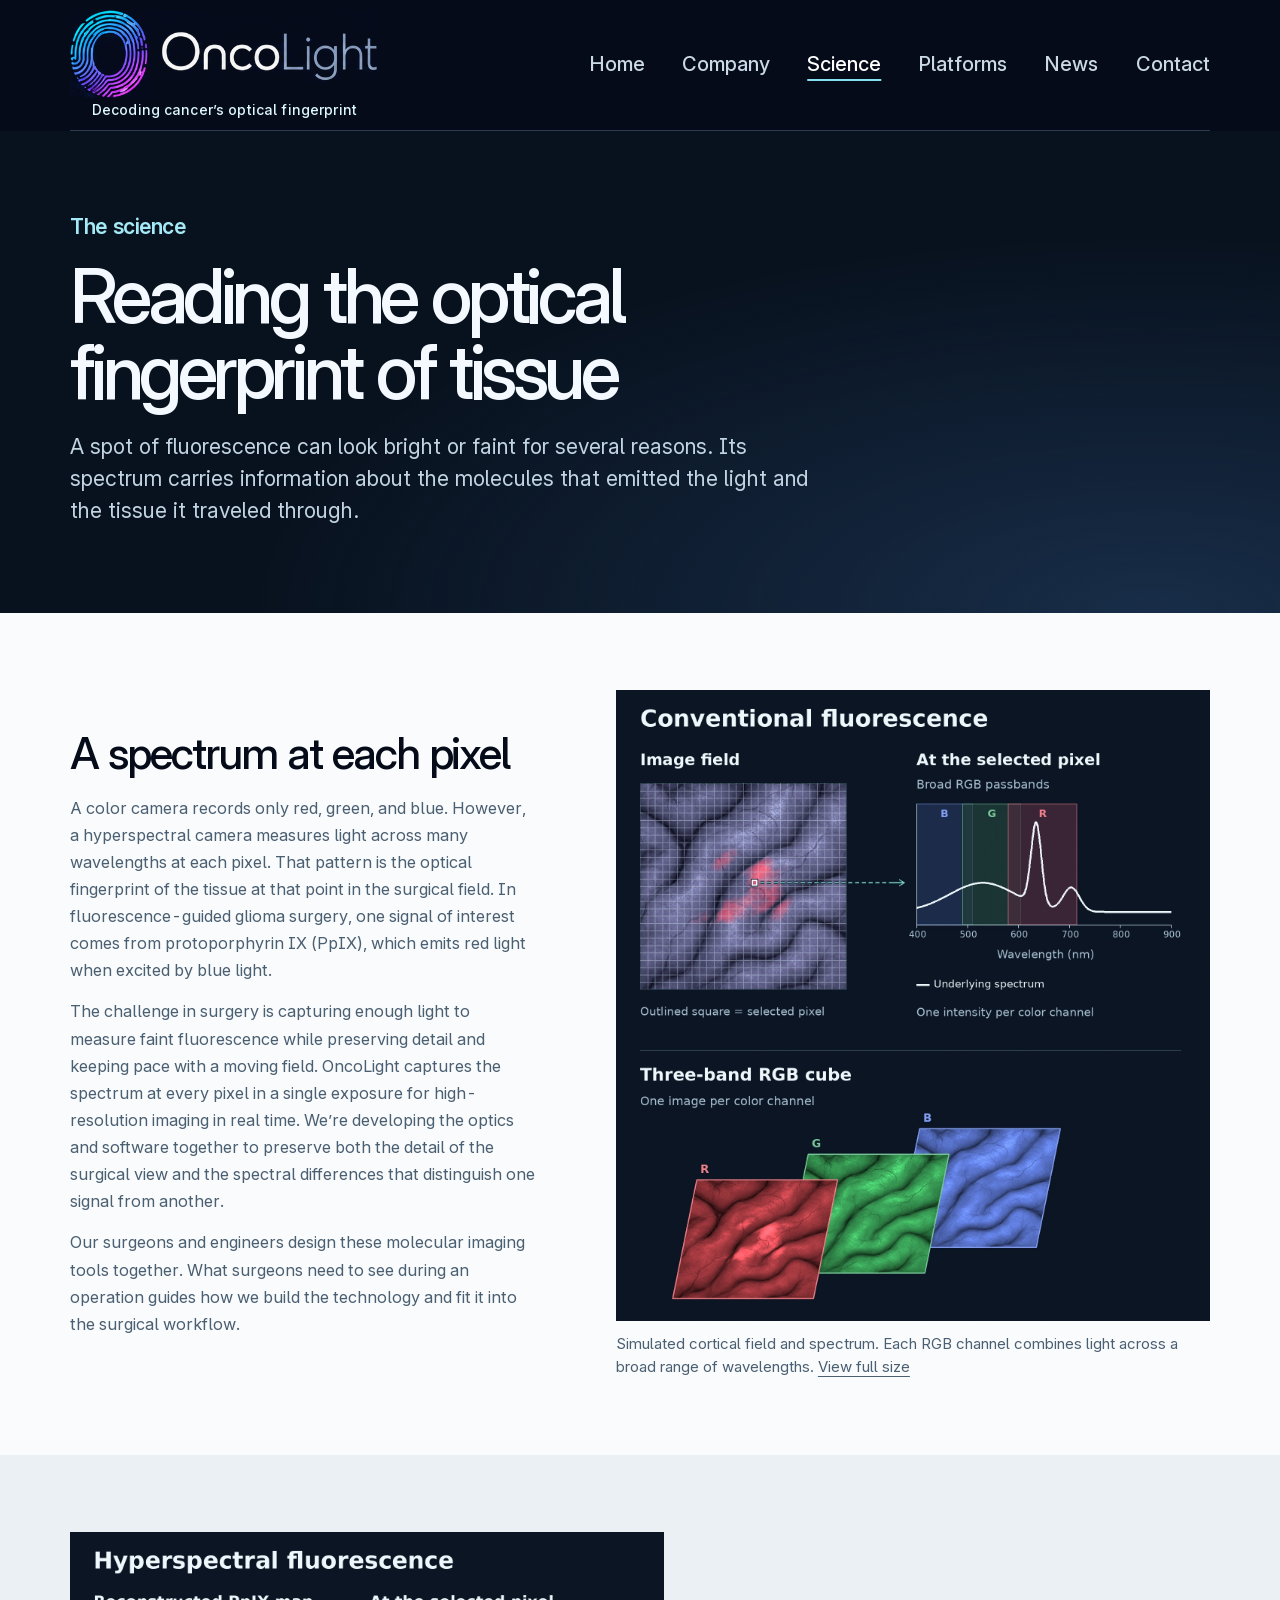
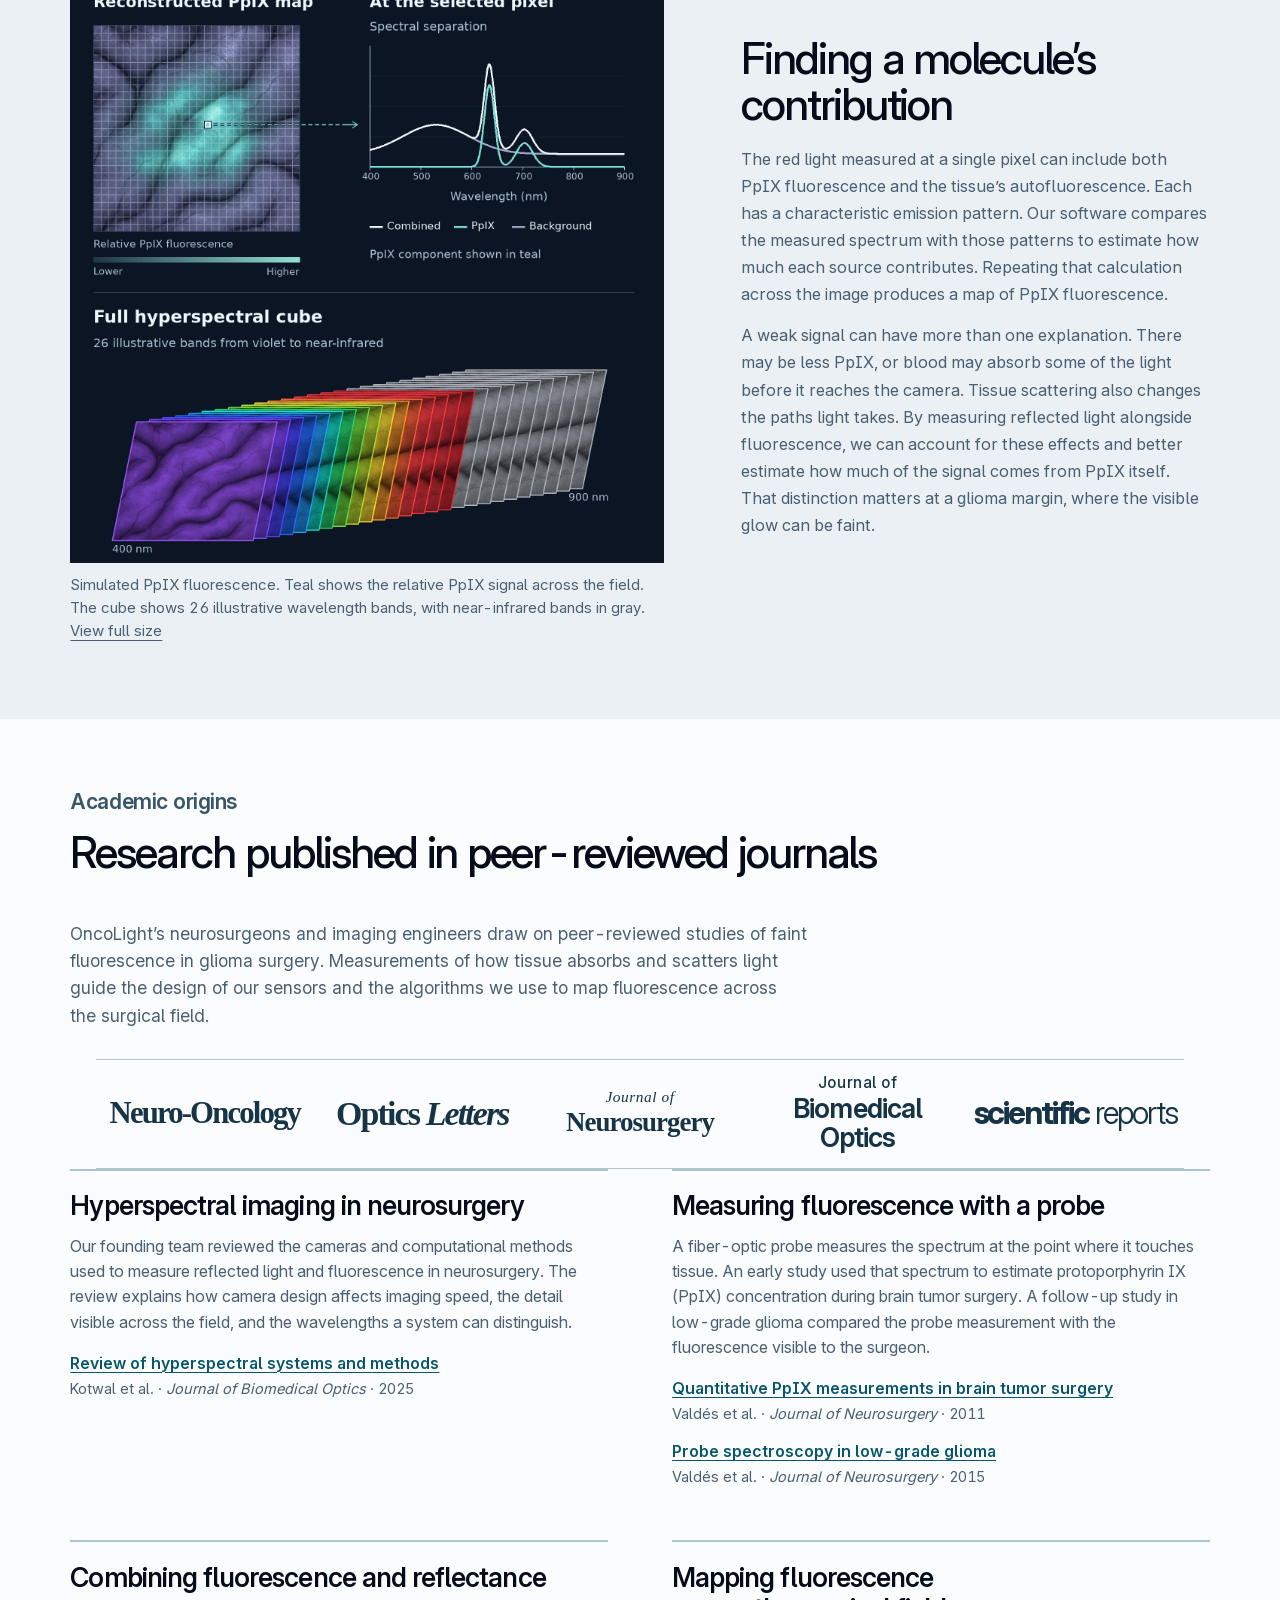
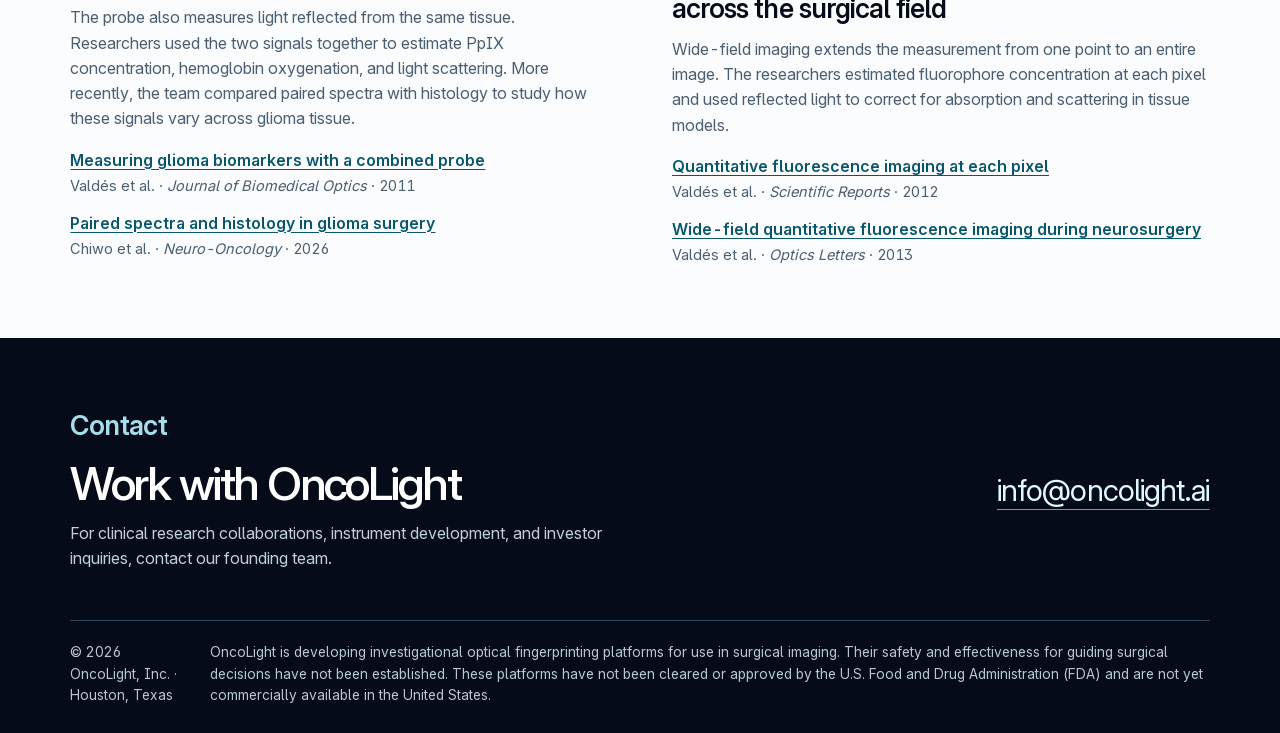
<file: science/index.html>
<!doctype html>
<html lang="en">
<head>
  <meta charset="utf-8">
  <meta name="viewport" content="width=device-width, initial-scale=1">
  <title>OncoLight | Imaging science</title>
  <meta name="description" content="Learn how hyperspectral measurements separate a fluorescent molecule’s signal from tissue background and how tissue affects the light.">
  <meta name="theme-color" content="#050b18">
  <meta property="og:title" content="OncoLight | Imaging science">
  <meta property="og:description" content="Learn how hyperspectral measurements separate a fluorescent molecule’s signal from tissue background and how tissue affects the light.">
  <meta property="og:type" content="website">
  <link rel="icon" href="../brand/oncolight-mark-transparent.png">
  <link rel="preload" href="../fonts/inter.woff2" as="font" type="font/woff2" crossorigin>
  <link rel="stylesheet" href="../site.css">
  <link rel="stylesheet" href="../science.css">
</head>
<body>
<a class="skip" href="#main">Skip to content</a>
<header class="site-head">
  <div class="wrap header-inner">
    <a class="wordmark" href="../" aria-label="OncoLight home. Decoding cancer’s optical fingerprint.">
      <span class="wordmark-art"><img alt="" src="../brand/oncolight-logo-dark.png" width="697" height="194"></span>
      <span class="wordmark-tagline">Decoding cancer’s optical fingerprint</span>
    </a>
    <nav id="main-nav" class="main-nav" aria-label="Main navigation">
      <a href="../">Home</a>
      <a href="../company/">Company</a>
      <a href="./" aria-current="page">Science</a>
      <a href="../platforms/">Platforms</a>
      <a href="../news/">News</a>
      <a href="#contact">Contact</a>
    </nav>
  </div>
</header>
<main id="main" class="sc-page">
  <header class="sc-intro">
    <div class="wrap">
      <p class="section-label">The science</p>
      <h1>Reading the optical<br>fingerprint of tissue</h1>
      <p class="sc-lede">A spot of fluorescence can look bright or faint for several reasons. Its spectrum carries information about the molecules that emitted the light and the tissue it traveled through.</p>
    </div>
  </header>

  <section class="sc-chapter" aria-labelledby="sc-spectrum-title">
    <div class="wrap sc-spread">
      <div class="sc-narrative">
        <h2 id="sc-spectrum-title">A spectrum at each pixel</h2>
        <p>A color camera records only red, green, and blue. However, a hyperspectral camera measures light across many wavelengths at each pixel. That pattern is the optical fingerprint of the tissue at that point in the surgical field. In fluorescence-guided glioma surgery, one signal of interest comes from protoporphyrin IX (PpIX), which emits red light when excited by blue light.</p>
        <p>The challenge in surgery is capturing enough light to measure faint fluorescence while preserving detail and keeping pace with a moving field. OncoLight captures the spectrum at every pixel in a single exposure for high-resolution imaging in real time. We’re developing the optics and software together to preserve both the detail of the surgical view and the spectral differences that distinguish one signal from another.</p>
        <p>Our surgeons and engineers design these molecular imaging tools together. What surgeons need to see during an operation guides how we build the technology and fit it into the surgical workflow.</p>
      </div>
      <figure class="sc-figure">
        <a href="../figures/conventional-rgb-fluorescence.webp" aria-label="Open full-resolution conventional rgb fluorescence figure"><img src="../figures/conventional-rgb-fluorescence.webp" width="1578" height="1678" loading="lazy" decoding="async" alt="Conventional fluorescence on a gridded cortical field. A selected pixel points to three broad RGB passbands over a simulated spectrum. The cube below shows the three color channels."></a>
        <figcaption>Simulated cortical field and spectrum. Each RGB channel combines light across a broad range of wavelengths. <a href="../figures/conventional-rgb-fluorescence.webp">View full size</a></figcaption>
      </figure>
    </div>
  </section>

  <section class="sc-chapter sc-chapter-map" aria-labelledby="sc-map-title">
    <div class="wrap sc-spread">
      <div class="sc-narrative">
        <h2 id="sc-map-title">Finding a molecule’s contribution</h2>
        <p>The red light measured at a single pixel can include both PpIX fluorescence and the tissue’s autofluorescence. Each has a characteristic emission pattern. Our software compares the measured spectrum with those patterns to estimate how much each source contributes. Repeating that calculation across the image produces a map of PpIX fluorescence.</p>
        <p>A weak signal can have more than one explanation. There may be less PpIX, or blood may absorb some of the light before it reaches the camera. Tissue scattering also changes the paths light takes. By measuring reflected light alongside fluorescence, we can account for these effects and better estimate how much of the signal comes from PpIX itself. That distinction matters at a glioma margin, where the visible glow can be faint.</p>
      </div>
      <figure class="sc-figure">
        <a href="../figures/hyperspectral-ppix-fluorescence.webp" aria-label="Open full-resolution hyperspectral ppix fluorescence figure"><img src="../figures/hyperspectral-ppix-fluorescence.webp" width="1578" height="1678" loading="lazy" decoding="async" alt="Reconstructed PpIX fluorescence map of the same cortical field. The selected pixel points to its spectrum, with the PpIX component in teal. Below are 26 wavelength images from 400 to 900 nm."></a>
        <figcaption>Simulated PpIX fluorescence. Teal shows the relative PpIX signal across the field. The cube shows 26 illustrative wavelength bands, with near-infrared bands in gray. <a href="../figures/hyperspectral-ppix-fluorescence.webp">View full size</a></figcaption>
      </figure>
    </div>
  </section>

  <section class="sc-research" id="academic-research" aria-labelledby="sc-research-title">
    <div class="wrap sc-source">
      <p class="section-label">Academic origins</p>
      <h2 id="sc-research-title">Research published in peer-reviewed journals</h2>
      <p class="academic-lede">OncoLight’s neurosurgeons and imaging engineers draw on peer-reviewed studies of faint fluorescence in glioma surgery. Measurements of how tissue absorbs and scatters light guide the design of our sensors and the algorithms we use to map fluorescence across the surgical field.</p>
      <ul class="journal-strip" aria-label="Selected peer-reviewed studies behind OncoLight’s optical fingerprinting platforms">
        <li><a href="https://pubmed.ncbi.nlm.nih.gov/42969398/" class="journal-no" aria-label="Neuro-Oncology, fluorescence and diffuse reflectance spectroscopy in glioma surgery, 2026">Neuro-Oncology</a></li>
        <li><a href="https://pubmed.ncbi.nlm.nih.gov/23903142/" class="journal-ol" aria-label="Optics Letters, wide-field quantitative fluorescence imaging, 2013">Optics <em>Letters</em></a></li>
        <li><a href="https://pubmed.ncbi.nlm.nih.gov/26140489/" class="journal-jns" aria-label="Journal of Neurosurgery, quantitative PpIX fluorescence in low-grade glioma surgery, 2015"><span>Journal of</span> Neurosurgery</a></li>
        <li><a href="https://pubmed.ncbi.nlm.nih.gov/22112112/" class="journal-jbo" aria-label="Journal of Biomedical Optics, combined fluorescence and reflectance spectroscopy, 2011"><span>Journal of</span> Biomedical Optics</a></li>
        <li><a href="https://pubmed.ncbi.nlm.nih.gov/23152935/" class="journal-sr" aria-label="Scientific Reports, quantitative spectrally resolved fluorescence imaging, 2012"><span>scientific</span> reports</a></li>
      </ul>
      <div class="sc-studies">
        <article>
          <h3>Hyperspectral imaging in neurosurgery</h3>
          <p>Our founding team reviewed the cameras and computational methods used to measure reflected light and fluorescence in neurosurgery. The review explains how camera design affects imaging speed, the detail visible across the field, and the wavelengths a system can distinguish.</p>
          <ul class="sc-papers">
            <li><a href="https://pubmed.ncbi.nlm.nih.gov/39544341/">Review of hyperspectral systems and methods</a><span>Kotwal et al. · <cite>Journal of Biomedical Optics</cite> · 2025</span></li>
          </ul>
        </article>
        <article>
          <h3>Measuring fluorescence with a probe</h3>
          <p>A fiber-optic probe measures the spectrum at the point where it touches tissue. An early study used that spectrum to estimate protoporphyrin IX (PpIX) concentration during brain tumor surgery. A follow-up study in low-grade glioma compared the probe measurement with the fluorescence visible to the surgeon.</p>
          <ul class="sc-papers">
            <li><a href="https://pubmed.ncbi.nlm.nih.gov/21438658/">Quantitative PpIX measurements in brain tumor surgery</a><span>Valdés et al. · <cite>Journal of Neurosurgery</cite> · 2011</span></li>
            <li><a href="https://pubmed.ncbi.nlm.nih.gov/26140489/">Probe spectroscopy in low-grade glioma</a><span>Valdés et al. · <cite>Journal of Neurosurgery</cite> · 2015</span></li>
          </ul>
        </article>
        <article>
          <h3>Combining fluorescence and reflectance</h3>
          <p>The probe also measures light reflected from the same tissue. Researchers used the two signals together to estimate PpIX concentration, hemoglobin oxygenation, and light scattering. More recently, the team compared paired spectra with histology to study how these signals vary across glioma tissue.</p>
          <ul class="sc-papers">
            <li><a href="https://pubmed.ncbi.nlm.nih.gov/22112112/">Measuring glioma biomarkers with a combined probe</a><span>Valdés et al. · <cite>Journal of Biomedical Optics</cite> · 2011</span></li>
            <li><a href="https://pubmed.ncbi.nlm.nih.gov/42969398/">Paired spectra and histology in glioma surgery</a><span>Chiwo et al. · <cite>Neuro-Oncology</cite> · 2026</span></li>
          </ul>
        </article>
        <article>
          <h3>Mapping fluorescence across the surgical field</h3>
          <p>Wide-field imaging extends the measurement from one point to an entire image. The researchers estimated fluorophore concentration at each pixel and used reflected light to correct for absorption and scattering in tissue models.</p>
          <ul class="sc-papers">
            <li><a href="https://pubmed.ncbi.nlm.nih.gov/23152935/">Quantitative fluorescence imaging at each pixel</a><span>Valdés et al. · <cite>Scientific Reports</cite> · 2012</span></li>
            <li><a href="https://pubmed.ncbi.nlm.nih.gov/23903142/">Wide-field quantitative fluorescence imaging during neurosurgery</a><span>Valdés et al. · <cite>Optics Letters</cite> · 2013</span></li>
          </ul>
        </article>
      </div>
    </div>
  </section>
</main>

<footer class="site-foot" id="contact">
  <div class="wrap">
    <div class="footer-contact"><div><p class="section-label">Contact</p><h2>Work with OncoLight</h2>
      <p>For clinical research collaborations, instrument development, and investor inquiries, contact our founding team.</p></div>
      <a href="mailto:info@oncolight.ai">info@oncolight.ai</a></div>
    <div class="footer-base"><p>© 2026 OncoLight, Inc. · Houston, Texas</p><p>OncoLight is developing investigational optical fingerprinting platforms for use in surgical imaging. Their safety and effectiveness for guiding surgical decisions have not been established. These platforms have not been cleared or approved by the U.S. Food and Drug Administration (FDA) and are not yet commercially available in the United States.</p></div>
  </div>
</footer>
</body>
</html>
</file>
<file: site.css>
@font-face {
  font-family:Inter;
  src:url("fonts/inter.woff2") format("woff2");
  font-style:normal;
  font-weight:100 900;
  font-display:swap;
}
:root {
  --ink:#050b18; --muted:#4b5f72; --ice:#ddf8ff; --line:#cfdae2;
  --cyan:#18e0ff; --violet:#6f4dff; --magenta:#e94eff;
  font-family:Inter,Arial,sans-serif; font-optical-sizing:auto;
  background:white; color:var(--ink); color-scheme:light;
}
* , *::before, *::after {box-sizing:border-box;}
html {scroll-padding-top:1rem;}
body,h1,h2,h3,p,figure,dl,dd {margin:0;}
body {font-size:1rem;line-height:1.58;}
img {display:block;max-width:100%;height:auto;}
a {color:inherit;text-underline-offset:.26em;text-decoration-thickness:1px;}
a:focus-visible,button:focus-visible,summary:focus-visible {outline:3px solid #137892;outline-offset:4px;}
button,summary {font:inherit;}
[hidden] {display:none!important;}
.wrap {width:min(89%,77.5rem);margin-inline:auto;}
h1,h2,h3 {text-wrap:balance;}
h1 {font-size:clamp(3rem,6.5vw,6.7rem);letter-spacing:-.062em;line-height:1.015;font-weight:520;}
h2 {font-size:clamp(2.2rem,4.3vw,4.2rem);letter-spacing:-.055em;line-height:1.07;font-weight:535;}
h3 {font-size:clamp(1.35rem,2.2vw,2rem);letter-spacing:-.035em;line-height:1.17;font-weight:570;}
.section-label {font-size:clamp(1.25rem,1rem + .85vw,1.75rem);font-weight:600;line-height:1.25;color:#315e70;margin-bottom:1rem;letter-spacing:-.022em;text-wrap:balance;}
.skip {position:absolute;z-index:9;top:.4rem;left:.5rem;padding:.55rem 1rem;background:#fff;transform:translateY(-160%);}
.skip:focus {transform:none;}
.site-head {background:var(--ink);color:white;}
.header-inner {display:flex;align-items:center;justify-content:space-between;flex-wrap:wrap;gap:0 2rem;min-height:5.25rem;border-bottom:1px solid #2e3b50;}
.wordmark {display:block;flex:none;width:min(19.25rem,100%);padding-block:.65rem;text-decoration:none;}
.wordmark-art {position:relative;display:block;aspect-ratio:504 / 143;overflow:hidden;}
.wordmark-art img {position:absolute;width:138.3%;max-width:none;left:-17.2%;top:-24%;mix-blend-mode:lighten;
  /* Keep the original symbol and name. The tagline below scales as live text. */
  clip-path:polygon(0 0,100% 0,100% 78%,32% 78%,32% 100%,0 100%);}
.wordmark-tagline {display:block;margin-top:.2rem;text-align:center;font-size:.875rem;line-height:1.3;font-weight:500;letter-spacing:.01em;color:var(--ice);text-wrap:balance;}
.main-nav {display:flex;align-items:center;gap:clamp(1rem,2.9vw,2.7rem);}
.main-nav a {display:flex;align-items:center;min-height:44px;text-decoration:none;font-weight:490;font-size:1.25rem;color:#cbd9e6;}
.main-nav a[aria-current="page"],.main-nav a:hover {color:white;text-decoration:underline;text-decoration-color:#84dfee;text-underline-offset:.42em;}
.text-link {display:inline-flex;align-items:center;min-height:44px;color:#124e65;font-weight:570;text-decoration-color:#659eaf;}
.text-link:hover {color:#071d2d;}
.button {padding:.72rem 1.55rem;display:inline-flex;align-items:center;justify-content:center;min-height:46px;border-radius:5rem;text-decoration:none;font-size:1rem;font-weight:610;}
.button.primary {background:#b6f5ff;color:var(--ink);border:1px solid #b6f5ff;}
.button.secondary {border:1px solid #83a2b2;color:#ebf8ff;}
.button.primary:hover {background:white;}
.button.secondary:hover {border-color:#d6f9ff;background:#12273b;}
.home-hero {
  background:radial-gradient(ellipse at 95% 110%,rgba(91,29,129,.34),transparent 44%),
             radial-gradient(ellipse at 10% 52%,rgba(12,84,112,.22),transparent 42%),
             #050b18;color:white;
  text-align:center;border-bottom:1px solid #253c50;
}
.hero-inner {padding-block:clamp(3.7rem,6.4vw,6.8rem) clamp(3.6rem,5.5vw,5.65rem);}
.home-hero .section-label {color:#aadbe7;margin:clamp(1.25rem,2.4vw,2rem) 0 0;}
.home-hero h1 {font-size:clamp(3.55rem,7.65vw,7.8rem);font-weight:500;line-height:.98;}
.home-hero h1 span {color:#a6edff;}
@supports (background-clip:text) {
 .home-hero h1 span {color:transparent;background:linear-gradient(105deg,#98f2ff 14%,#a0dcff 50%,#c4b0ff 88%);background-clip:text;}
}
.hero-intro {font-size:clamp(1.05rem,1.45vw,1.32rem);line-height:1.55;color:#c3d4e2;max-width:60ch;margin:clamp(1.3rem,2.2vw,2.15rem) auto 0;text-wrap:pretty;}
.hero-links {display:flex;justify-content:center;flex-wrap:wrap;gap:.8rem;margin-top:1.8rem;}
.clinical {background:#e4f5fa;padding-block:clamp(3.4rem,6vw,6.8rem);color:#0b2336;}
.clinical-grid,.mission-top,.team-head {display:grid;grid-template-columns:1fr 1fr;gap:clamp(2rem,6.5vw,6rem);align-items:center;}
.mission-copy>p:not(.section-label),.surgical-heading>p:last-child,.team-head>div:last-child>p {font-size:clamp(1.02rem,1.35vw,1.2rem);line-height:1.6;color:var(--muted);}
.clinical-copy p {font-size:clamp(1.22rem,1.75vw,1.55rem);color:#16384b;line-height:1.4;letter-spacing:-.015em;}
.clinical-copy p + p {margin-top:.85rem;}
.mission {padding-block:clamp(3.5rem,7vw,7.2rem) clamp(3rem,5vw,5rem);}
.mission-copy>p:not(.section-label) {margin-block:1rem .6rem;max-width:45ch;}
.mission-art img {width:100%;background:#0b1523;border-radius:.35rem;}
.mission-art figcaption {margin-top:.58rem;color:var(--muted);font-size:.9rem;}
.signal-facts {display:grid;grid-template-columns:repeat(4,minmax(0,1fr));border-block:1px solid var(--line);margin-top:clamp(2.2rem,4.7vw,4.35rem);padding-block:1.6rem;}
.signal-facts>div {padding-inline:clamp(1.1rem,2.6vw,2.7rem);}
.signal-facts>div:first-child {padding-left:0;}
.signal-facts>div+div {border-left:1px solid var(--line);}
.signal-facts dt {color:#16485c;font-size:clamp(1.85rem,3.4vw,3.35rem);letter-spacing:-.055em;line-height:1.13;font-weight:570;}
.signal-facts dt span {font-size:.55em;letter-spacing:-.02em;}
.signal-facts dd {color:var(--muted);margin-top:.45rem;max-width:32ch;font-size:1rem;}
.surgical {padding-block:clamp(3.6rem,6.5vw,6.7rem);background:#0a1529;color:white;}
.surgical-heading {max-width:55rem;}
.surgical-heading .section-label {color:#a5dfea;}
.surgical-heading>p:last-child {max-width:58ch;margin-top:1rem;color:#bed0df;}
.surgical-grid {display:grid;grid-template-columns:repeat(3,minmax(0,1fr));gap:clamp(1.4rem,3.5vw,3.1rem);margin-block:clamp(2rem,3.4vw,3rem) 1rem;}
.surgical-grid article {border-top:2px solid #4fb5cf;padding-top:1rem;}
.surgical-grid article:nth-child(2) {border-color:#927adb;}
.surgical-grid article:nth-child(3) {border-color:#d87adc;}
.format-status {font-size:.92rem;font-weight:520;color:#b5cddd;margin-bottom:.45rem;}
.surgical-grid h3 {font-size:clamp(1.3rem,2vw,1.8rem);}
.surgical-grid article>p:last-child {color:#c2d1df;margin-top:.55rem;}
.surgical .text-link {color:var(--ice);text-decoration-color:#81b6c7;}
.team-preview {padding-block:clamp(3.5rem,6.5vw,6.6rem);}
.team-head {align-items:end;}
.team-head .text-link {margin-top:.5rem;}
.home-portraits {display:grid;grid-template-columns:repeat(5,minmax(0,1fr));gap:clamp(1rem,2.35vw,2.25rem);margin-top:clamp(1.8rem,3.5vw,3.25rem);}
.home-portraits img {width:100%;aspect-ratio:1;object-fit:cover;background:#d6e1ea;}
.home-portraits .portrait-pablo {object-position:50% 27%;}
.home-portraits strong,.home-portraits span {display:block;}
.home-portraits strong {margin-top:.7rem;font-size:clamp(1.14rem,1.65vw,1.52rem);font-weight:580;line-height:1.22;letter-spacing:-.035em;}
.home-portraits span {font-size:.94rem;color:var(--muted);margin-top:.25rem;}
.site-foot {background:#050b18;color:white;padding-block:clamp(3.2rem,5.6vw,5.25rem) 1.65rem;}
.site-foot .section-label {color:#a6ddeb;}
.footer-contact {display:grid;grid-template-columns:1fr auto;gap:1.3rem 3rem;align-items:center;}
.footer-contact h2 {font-size:clamp(2rem,3.6vw,3.45rem);}
.footer-contact p:not(.section-label) {max-width:54ch;margin-top:.8rem;color:#bfd0dd;}
.footer-contact>a {font-size:clamp(1.15rem,2.35vw,2rem);letter-spacing:-.03em;color:#e0f8ff;text-decoration-color:#6a9eae;}
.footer-base {border-top:1px solid #324459;margin-top:clamp(2rem,3.8vw,3.5rem);padding-top:1.3rem;display:flex;justify-content:space-between;gap:.3rem 1.2rem;color:#b7c7d6;font-size:.86rem;}
@media (min-width:536px) and (max-width:1000px) {
 .signal-facts {grid-template-columns:repeat(2,minmax(0,1fr));row-gap:1.4rem;}
 .signal-facts>div:nth-child(3) {border-left:0;padding-left:0;}
}
@media(min-width:761px) and (max-width:1040px){
 .home-portraits {grid-template-columns:repeat(3,minmax(0,1fr));}
}
@media(max-width:760px){
 .header-inner {flex-wrap:wrap;gap:0;min-height:4.4rem;padding-block:.5rem;}
 .wordmark {padding-block:.25rem;}
 .main-nav {width:100%;display:grid;grid-template-columns:repeat(3,minmax(max-content,1fr));gap:.1rem .4rem;padding:.45rem 0;}
 .clinical-grid,.mission-top,.team-head,.footer-contact {grid-template-columns:1fr;gap:1.4rem;}
 .signal-facts>div {padding-inline:.85rem;}
 .home-portraits {grid-template-columns:repeat(2,minmax(0,1fr));row-gap:1.45rem;}
 .surgical-grid {grid-template-columns:1fr;gap:1.4rem;}
 .footer-base {flex-direction:column;}
}
@media(max-width:535px){
 .hero-links {gap:.55rem;} .hero-links .button {padding-inline:1rem;font-size:.95rem;}
 .signal-facts {grid-template-columns:1fr;gap:1rem;padding-block:1.2rem;}
 .signal-facts>div,.signal-facts>div:first-child {padding:0;}
 .signal-facts>div+div {border-left:0;border-top:1px solid var(--line);padding-top:.9rem;}
 .signal-facts dd {max-width:none;}
}
@media(max-width:19rem){
 .main-nav {grid-template-columns:repeat(2,minmax(0,1fr));}
}
@media(prefers-reduced-motion:no-preference){html{scroll-behavior:smooth;}}
@media(forced-colors:active){.home-hero h1 span{color:CanvasText;}}

.academic-strip {background:#f0f6f8;border-top:1px solid var(--line);padding-block:clamp(3rem,5.4vw,5.6rem);}
.academic-strip h2 {font-size:clamp(2rem,3.7vw,3.6rem);}
.academic-lede {max-width:67ch;margin-top:1rem;color:var(--muted);font-size:clamp(1.02rem,1.35vw,1.2rem);}
.journal-strip {display:grid;grid-template-columns:repeat(5,minmax(0,1fr));list-style:none;max-width:68rem;margin:clamp(1.15rem,2.3vw,1.85rem) auto 0;padding:0;border-block:1px solid #b4c7d0;}
.journal-strip li {min-width:0;display:flex;align-items:stretch;justify-content:center;}
.journal-strip a {display:block;width:100%;color:#173447;text-decoration:none;align-content:center;text-align:center;line-height:1.1;padding:.95rem .28rem;min-height:5.1rem;text-wrap:balance;}
.journal-strip a:hover,.journal-strip a:focus-visible {background:#e2eef2;color:#0c455c;text-decoration:underline;text-underline-offset:.2em;}
.journal-sr {font-size:clamp(1.48rem,2.45vw,2.15rem);font-weight:350;letter-spacing:-.065em;}
.journal-sr span {font-weight:720;}
.journal-ol {font-family:Georgia,serif;font-size:clamp(1.57rem,2.65vw,2.45rem);font-weight:650;letter-spacing:-.055em;}
.journal-no {font-family:Georgia,serif;font-size:clamp(1.45rem,2.4vw,2.2rem);font-weight:550;letter-spacing:-.06em;}
.journal-jns,.journal-jbo {font-size:clamp(1.4rem,2.1vw,1.95rem);letter-spacing:-.035em;}
.journal-jns {font-family:Georgia,serif;font-weight:bold;}
.journal-jbo {font-weight:625;}
.journal-jns span,.journal-jbo span {display:block;font-size:.96rem;letter-spacing:.035em;font-weight:500;margin-bottom:.12rem;}
.journal-jns span {font-style:italic;}
.support-strip {padding-block:clamp(2.8rem,5.3vw,5.5rem);background:white;}
.support-layout {display:grid;gap:clamp(.8rem,1.4vw,1.35rem);}
.support-identity {display:grid;justify-items:center;gap:clamp(.35rem,.8vw,.65rem);text-align:center;}
.support-identity .section-label {justify-self:start;text-align:left;margin-bottom:0;}
.support-mark {width:min(100%,28rem);padding-inline:clamp(.5rem,2vw,1.5rem);background:white;}
.support-mark img {display:block;width:100%;height:auto;}
.support-awards {width:min(100%,64rem);margin-inline:auto;display:grid;grid-template-columns:repeat(2,minmax(0,1fr));gap:clamp(1.5rem,3vw,3rem);}
.support-awards article {border-top:2px solid #a5c6d1;padding-top:.8rem;}
.award-label {font-size:.93rem;color:#3d6578;font-weight:590;margin-bottom:.6rem;}
.support-awards h3 {font-size:clamp(1.25rem,2vw,1.65rem);}
.support-awards h3+p {margin:.7rem 0 .2rem;color:var(--muted);}
@media(max-width:990px){
 .journal-strip {grid-template-columns:repeat(3,minmax(0,1fr));}
}
@media(max-width:650px){
 .journal-strip {grid-template-columns:repeat(2,minmax(0,1fr));}
 .journal-strip a {min-height:4.2rem;padding:.65rem .2rem;}
 .support-awards {grid-template-columns:1fr;}
}
</file>
<file: company.css>
.company-page { color: var(--ink); background: #fff; }
.company-lead {
  padding-block: clamp(3.5rem, 6vw, 6.8rem);
  color: #f2f7fb;
  background: #09172a;
}
.company-lead .section-label { color: #8aebfb; }
.company-lead-grid,
.company-origin-grid {
  display: grid;
  grid-template-columns: minmax(0, 1.12fr) minmax(0, .88fr);
  align-items: end;
  gap: clamp(2rem, 7vw, 7rem);
}
.company-lead h1 { max-width: 13.5ch; margin: .8rem 0 0; color: #f4f8fc; }
.company-intro {
  max-width: 43ch;
  margin: 0;
  color: #d0dce8;
  font-size: clamp(1.12rem, 1.55vw, 1.38rem);
  line-height: 1.6;
}
.company-founders,
.company-origins { padding-block: clamp(3.2rem, 5.5vw, 5.5rem); }
.company-founders h2 { margin: 0 0 clamp(1.7rem, 3.6vw, 3.3rem); }
.company-portraits {
  display: grid;
  grid-template-columns: repeat(5, minmax(0, 1fr));
  gap: clamp(1.1rem, 2.2vw, 2.3rem);
}
.company-person { min-width: 0; }
.company-photo {
  display: block;
  width: 100%;
  height: auto;
  aspect-ratio: 1;
  object-fit: cover;
  background: #dfebef;
}
.company-photo-valdes { object-position: center 27%; }
.company-identity {
  margin-top: 1.1rem;
  border-top: 2px solid #b7d1db;
  padding-top: .95rem;
}
.company-identity h3 { margin: 0; color: var(--ink); line-height: 1.16; font-size: clamp(1.22rem, 1.85vw, 1.78rem); }
.company-degrees { margin: .27rem 0 0; font-size: .92rem; color: #53687b; }
.company-role { margin: .65rem 0 0; color: #25546c; font-size: .95rem; line-height: 1.4; font-weight: 650; }
.company-bio { margin: .65rem 0 0; font-size: 1rem; line-height: 1.55; color: var(--muted); }
.company-origins { background: #ecf4f7; }
.company-origin-grid { align-items: start; }
.company-origins .section-label { color: #37586a; }
.company-origins h2 { margin: .75rem 0 0; max-width: 15ch; }
.company-origin-copy > p { margin: 0; line-height: 1.65; color: var(--muted); }
.company-origin-copy > p + p { margin-top: .8rem; }
.company-references { margin: 1.2rem 0 0; padding: 0; list-style: none; display: grid; gap: .35rem; }
.company-references a { color: #164d62; text-underline-offset: .22em; }
.company-references a:hover { color: #3a258b; }
@media (min-width: 951px) and (max-width: 1120px) {
  .company-portraits { grid-template-columns: repeat(3, minmax(0, 1fr)); }
}
@media (max-width: 950px) {
  .company-portraits { grid-template-columns: repeat(2, minmax(0, 1fr)); gap: 2rem 1.4rem; }
}
@media (max-width: 740px) {
  .company-lead-grid, .company-origin-grid { grid-template-columns: 1fr; gap: 1.5rem; }
  .company-intro { max-width: 55ch; }
}
@media (max-width: 520px) {
  .company-portraits { grid-template-columns: 1fr; gap: 1.5rem; }
  .company-person {
    display: grid;
    grid-template-columns: clamp(5.75rem, 26vw, 7.9rem) minmax(0, 1fr);
    gap: .75rem 1rem;
    padding-top: 1.35rem;
    border-top: 1px solid var(--line);
  }
  .company-identity { align-self: center; padding: 0; margin: 0; border: 0; }
  .company-role { margin-top: .35rem; }
  .company-bio { grid-column: 1 / -1; margin: 0; }
}
</file>
<file: news.css>
.nw-page { background: #fff; }
.nw-hero { padding-block: clamp(3rem, 6vw, 6rem); background: #eff5f7; }
.nw-feed { padding-block: clamp(1rem, 3vw, 3rem) clamp(3.5rem, 6vw, 6rem); }
.nw-story {
  display: grid;
  grid-template-columns: minmax(12.5rem, .55fr) minmax(0, 1.45fr);
  gap: clamp(1.4rem, 5vw, 5.5rem);
  padding-block: clamp(2rem, 4vw, 3.9rem);
  border-bottom: 1px solid var(--line);
}
.nw-meta { font-size: 1.25rem; line-height: 1.4; }
.nw-meta p { color: #215668; font-weight: 620; }
.nw-meta time { display: block; margin-top: .45rem; color: var(--muted); }
.nw-copy { max-width: 51rem; }
.nw-copy h2 { font-size: clamp(1.9rem, 3.15vw, 3.15rem); letter-spacing: -.045em; }
.nw-copy > p { margin-top: 1rem; color: var(--muted); font-size: 1.25rem; line-height: 1.6; }
.nw-copy .text-link { margin-top: .65rem; font-size: 1.25rem; }
@media (max-width: 740px) {
  .nw-story { grid-template-columns: minmax(0, 1fr); }
  .nw-meta { display: flex; flex-wrap: wrap; gap: .2rem 1.2rem; }
  .nw-meta time { margin: 0; }
}
</file>
<file: platform.css>
.pf-page { color: var(--ink); background: #fff; }
.pf-page h1, .pf-page h2, .pf-page h3, .pf-page p { margin: 0; }
.pf-page .section-label { font-size: max(20px, 1.25rem); margin-bottom: 1rem; }
.pf-opening { background: linear-gradient(115deg, #edf4f7, #f6f9fa 72%); border-bottom: 1px solid var(--line); }
.pf-intro { padding-block: clamp(3rem, 6.5vw, 6.8rem); }
.pf-intro h1 { max-width: 19ch; font-size: clamp(3.1rem, 5.6vw, 6.3rem); line-height: 1.025; letter-spacing: -.062em; text-wrap: balance; }
.pf-lede, .pf-support, .pf-rows article > p, .pf-disclosures details > p, .pf-steps { font-size: max(20px, 1.25rem); line-height: 1.55; }
.pf-intro .pf-lede, .pf-support, .pf-rows article > p, .pf-disclosures details > p, .pf-steps { color: var(--muted); }
.pf-intro .pf-lede { margin-top: clamp(1.15rem, 2.2vw, 1.8rem); max-width: 56ch; }
.pf-configurations, .pf-processing { padding-block: clamp(3.5rem, 6.4vw, 7rem); }
.pf-editorial { display: grid; grid-template-columns: minmax(0, .85fr) minmax(0, 1.3fr); gap: clamp(2rem, 6.2vw, 6.8rem); }
.pf-editorial h2 { max-width: 17ch; }
.pf-rows article { padding-block: 1.5rem; border-top: 1px solid var(--line); }
.pf-rows article:first-child { border-color: #627c8f; }
.pf-rows article:last-child { border-bottom: 1px solid var(--line); }
.pf-row-heading { display: flex; align-items: baseline; justify-content: space-between; flex-wrap: wrap; gap: .25rem 1.1rem; }
.pf-row-heading h3 { font-size: clamp(1.55rem, 2.25vw, 2.4rem); line-height: 1.18; letter-spacing: -.035em; }
.pf-row-heading > p { font-size: max(20px, 1.25rem); color: #225665; }
.pf-rows article > p { margin-top: .75rem; max-width: 53ch; }
.pf-processing { background: #edf5f7; }
.pf-processing .pf-support { margin-top: 1.25rem; max-width: 40ch; }
.pf-disclosures details { border-top: 1px solid #acbec8; }
.pf-disclosures details:last-of-type { border-bottom: 1px solid #acbec8; }
.pf-disclosures summary { color: var(--ink); cursor: pointer; padding-block: 1.2rem; font-size: clamp(1.25rem, 1.6vw, 1.5rem); font-weight: 600; }
.pf-disclosures summary::marker { color: #225665; }
.pf-steps { margin: 0; padding: 0 0 1.5rem 1.65rem; }
.pf-steps li + li { margin-top: .7rem; }
.pf-steps strong { color: var(--ink); }
.pf-disclosures details > p { padding-bottom: 1.5rem; }
.pf-science-link { display: inline-flex; align-items: center; min-height: 44px; margin-top: 1rem; font-size: max(20px, 1.25rem); color: #124f63; text-underline-offset: .25em; }
@media (max-width: 820px) {
  .pf-editorial { grid-template-columns: minmax(0, 1fr); }
  .pf-editorial h2 { max-width: 22ch; }
}
@media (max-width: 540px) {
  .pf-intro h1 { font-size: clamp(2.6rem, 10vw, 3.4rem); }
  .pf-row-heading { align-items: start; flex-direction: column; }
}
</file>
<file: science.css>
.sc-intro {
  padding-block: clamp(3rem, 6.5vw, 7rem) clamp(3.4rem, 6.7vw, 7.2rem);
  color: #f4f9ff;
  background: radial-gradient(ellipse at 90% 100%, #182d48, transparent 55%), #08121f;
}
.sc-page .section-label { font-size: clamp(1.25rem, 1.65vw, 1.48rem); }
.sc-intro .section-label { margin: 0 0 1.1rem; color: #a4e9f5; }
.sc-intro h1 {
  margin: 0;
  max-width: 19ch;
  font-size: clamp(2.65rem, 5.85vw, 5.8rem);
  font-weight: 510;
  letter-spacing: -.059em;
  line-height: 1.02;
  color: inherit;
}
.sc-lede {
  max-width: 53ch;
  margin: 1.3rem 0 0;
  color: #c2d4e2;
  font-size: clamp(1.08rem, 1.65vw, 1.4rem);
  line-height: 1.52;
}
.sc-chapter { padding-block: clamp(3rem, 6vw, 6.2rem); background: #f9fbfc; color: var(--ink); }
.sc-chapter-map { background: #eaf0f4; }
.sc-spread { display: grid; grid-template-columns: minmax(0, .9fr) minmax(0, 1.14fr); gap: clamp(2rem, 6vw, 6rem); align-items: center; }
.sc-narrative h2, .sc-source h2 {
  margin: 0 0 1.1rem;
  font-size: clamp(2rem, 3.4vw, 3.35rem);
  line-height: 1.07;
  font-weight: 500;
  letter-spacing: -.047em;
  text-wrap: balance;
}
.sc-narrative p { margin: 0; max-width: 53ch; color: var(--muted); font-size: clamp(1.02rem, 1.27vw, 1.15rem); line-height: 1.66; }
.sc-narrative p + p { margin-top: .9rem; }
.sc-figure { min-width: 0; margin: 0; }
.sc-figure img { width: 100%; height: auto; display: block; background: #0b1523; }
.sc-figure figcaption { margin: .72rem 0 0; color: var(--muted); font-size: .94rem; line-height: 1.5; }
.sc-chapter-map .sc-spread { grid-template-columns: minmax(0, 1.14fr) minmax(0, .9fr); }
.sc-chapter-map .sc-narrative { grid-area: 1 / 2; }
.sc-chapter-map .sc-figure { grid-area: 1 / 1; }
.sc-research { padding-block: clamp(3rem, 5.5vw, 5.8rem); background: #fafcfd; }
.sc-source .section-label { margin: 0 0 .8rem; color: #395668; }
.sc-source h2 { margin-bottom: clamp(1.8rem, 3.5vw, 3.2rem); }
.sc-studies { display: grid; grid-template-columns: repeat(2, minmax(0, 1fr)); gap: clamp(1.8rem, 4vw, 3.5rem) clamp(2rem, 5vw, 5rem); }
.sc-studies article { border-top: 2px solid #a9c6d0; padding-top: 1.2rem; }
.sc-studies h3 { font-size: clamp(1.42rem, 2.1vw, 2rem); line-height: 1.18; }
.sc-studies p { margin-top: .75rem; color: var(--muted); max-width: 59ch; }
.sc-papers { list-style: none; padding: 0; margin: 1rem 0 0; display: grid; gap: .8rem; }
.sc-papers a { color: #07566b; font-weight: 580; text-underline-offset: .18em; }
.sc-papers a:hover { color: #1030a1; }
.sc-papers span { display: block; color: var(--muted); font-size: .91rem; margin-top: .12rem; }
@media (max-width: 790px) {
  .sc-spread, .sc-studies, .sc-chapter-map .sc-spread { grid-template-columns: minmax(0, 1fr); gap: 1.6rem; }
  .sc-chapter-map .sc-figure, .sc-chapter-map .sc-narrative { grid-area: auto; }
  .sc-narrative p { max-width: 62ch; }
}
</file>
